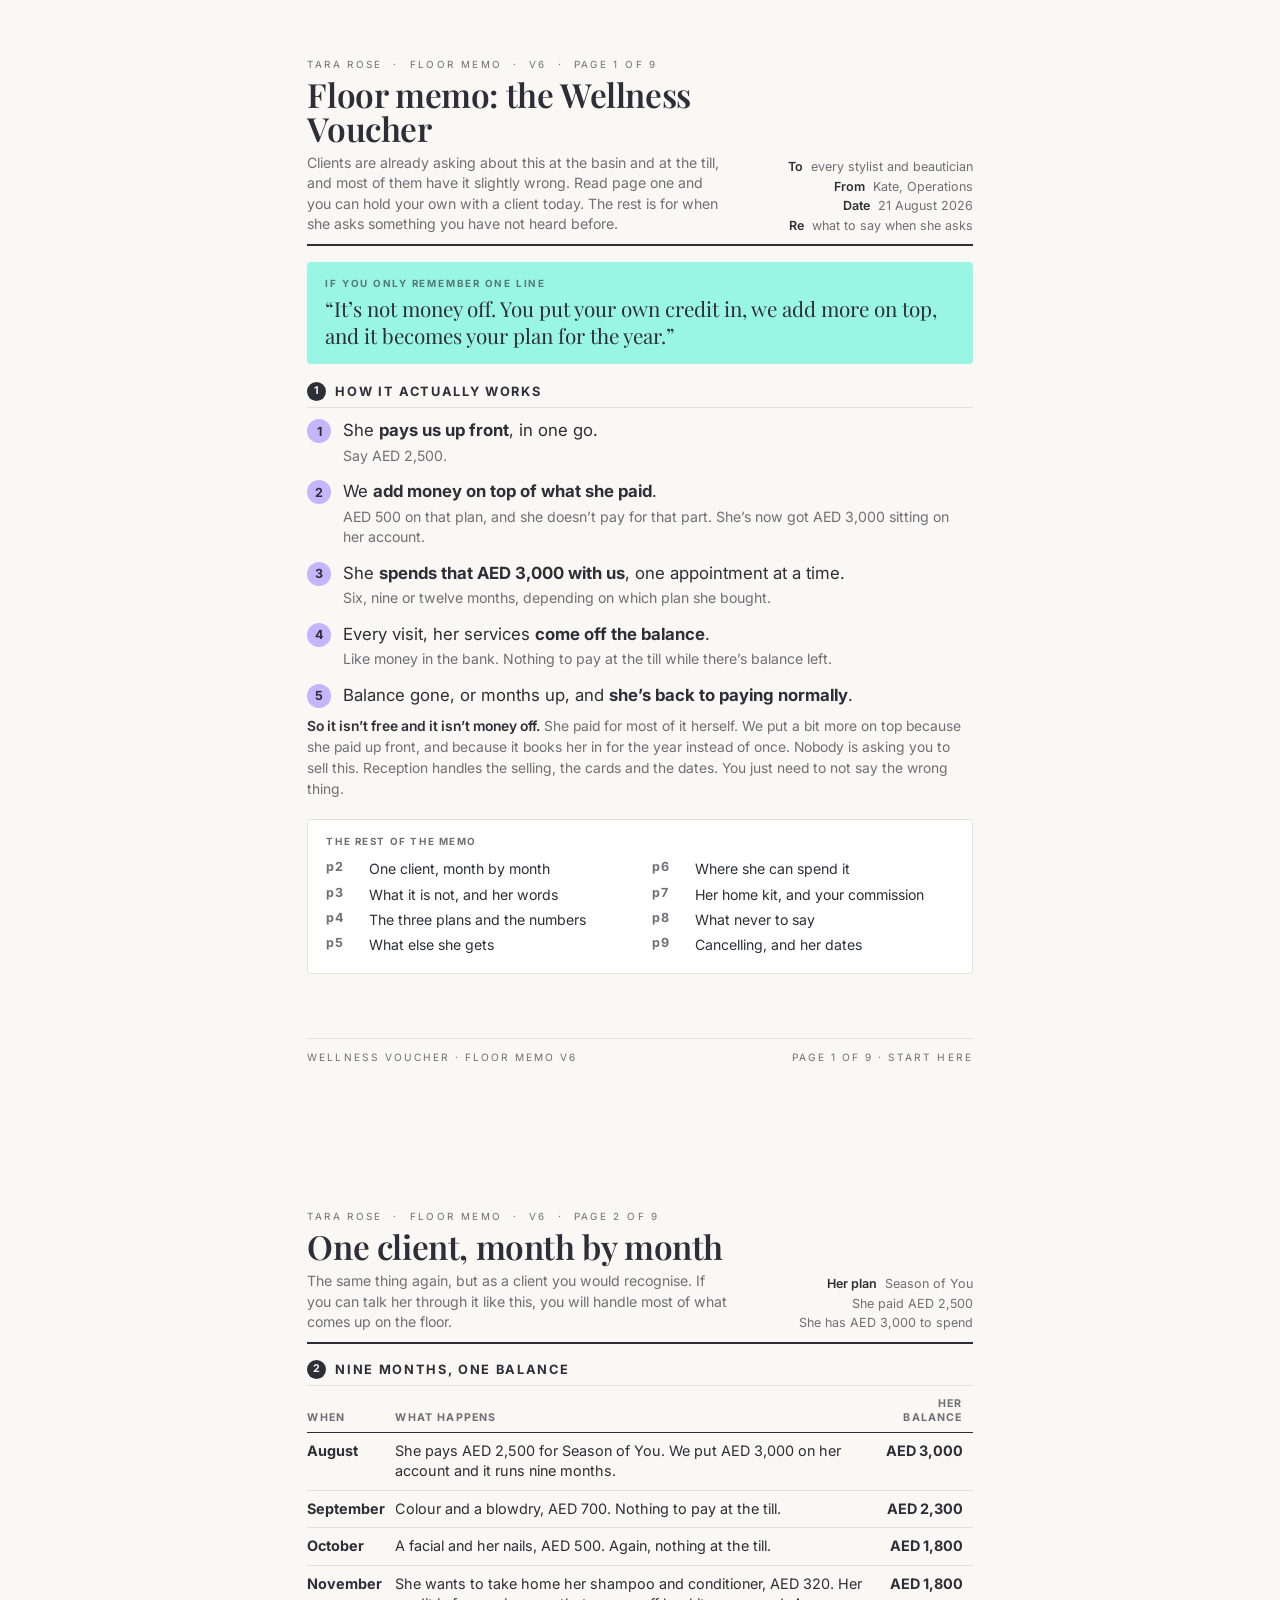
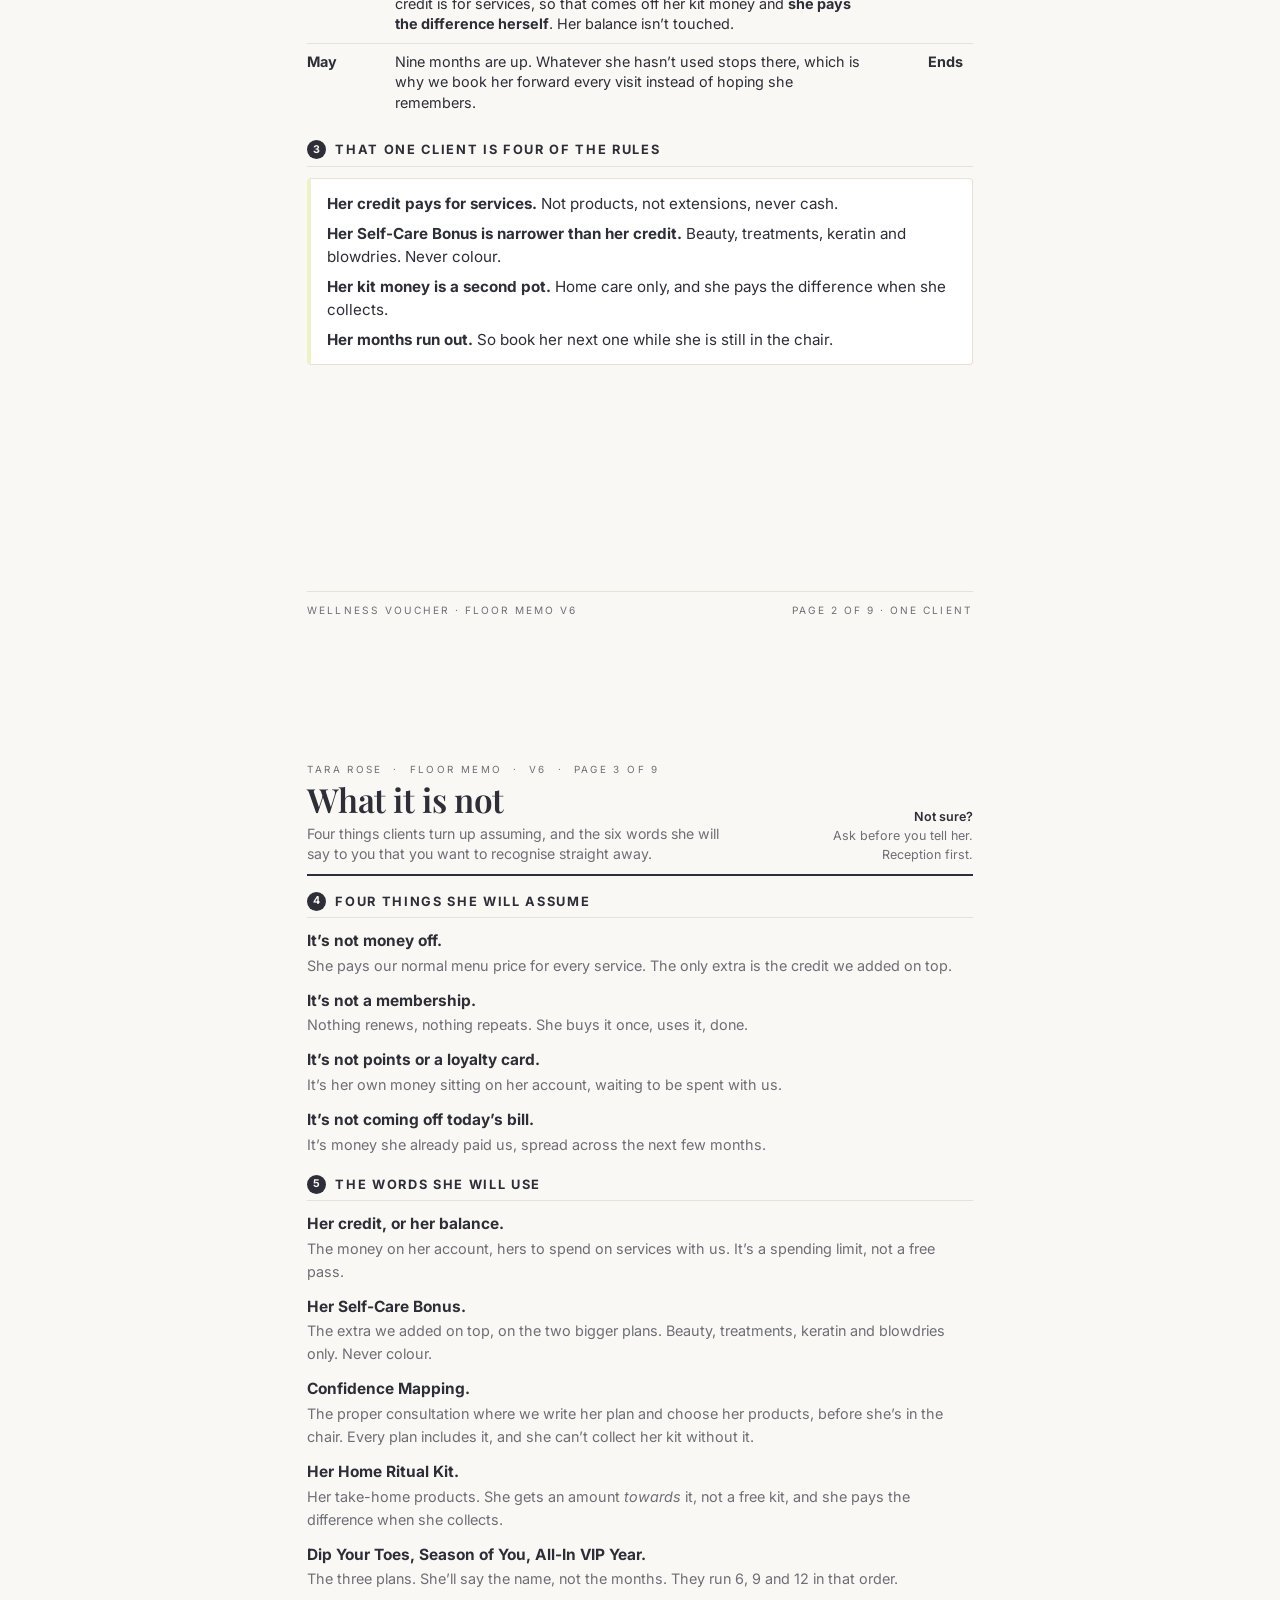
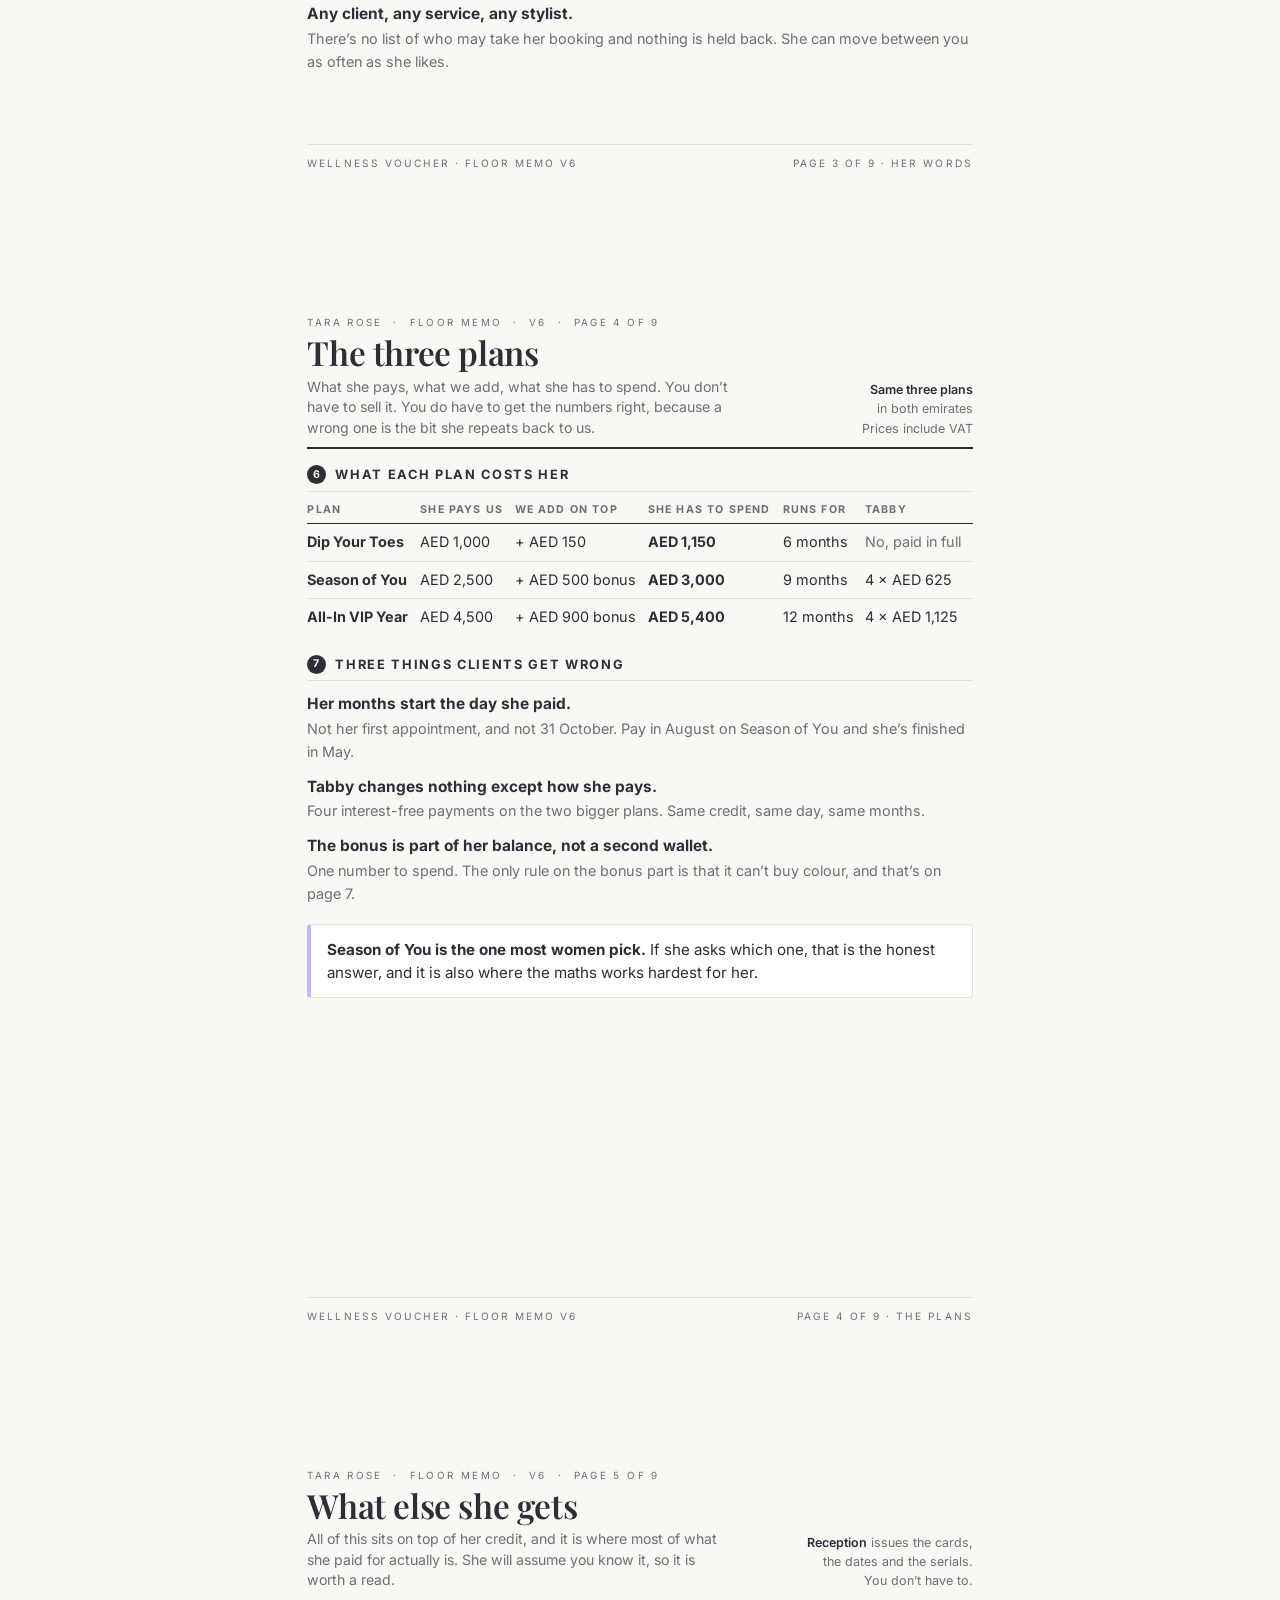
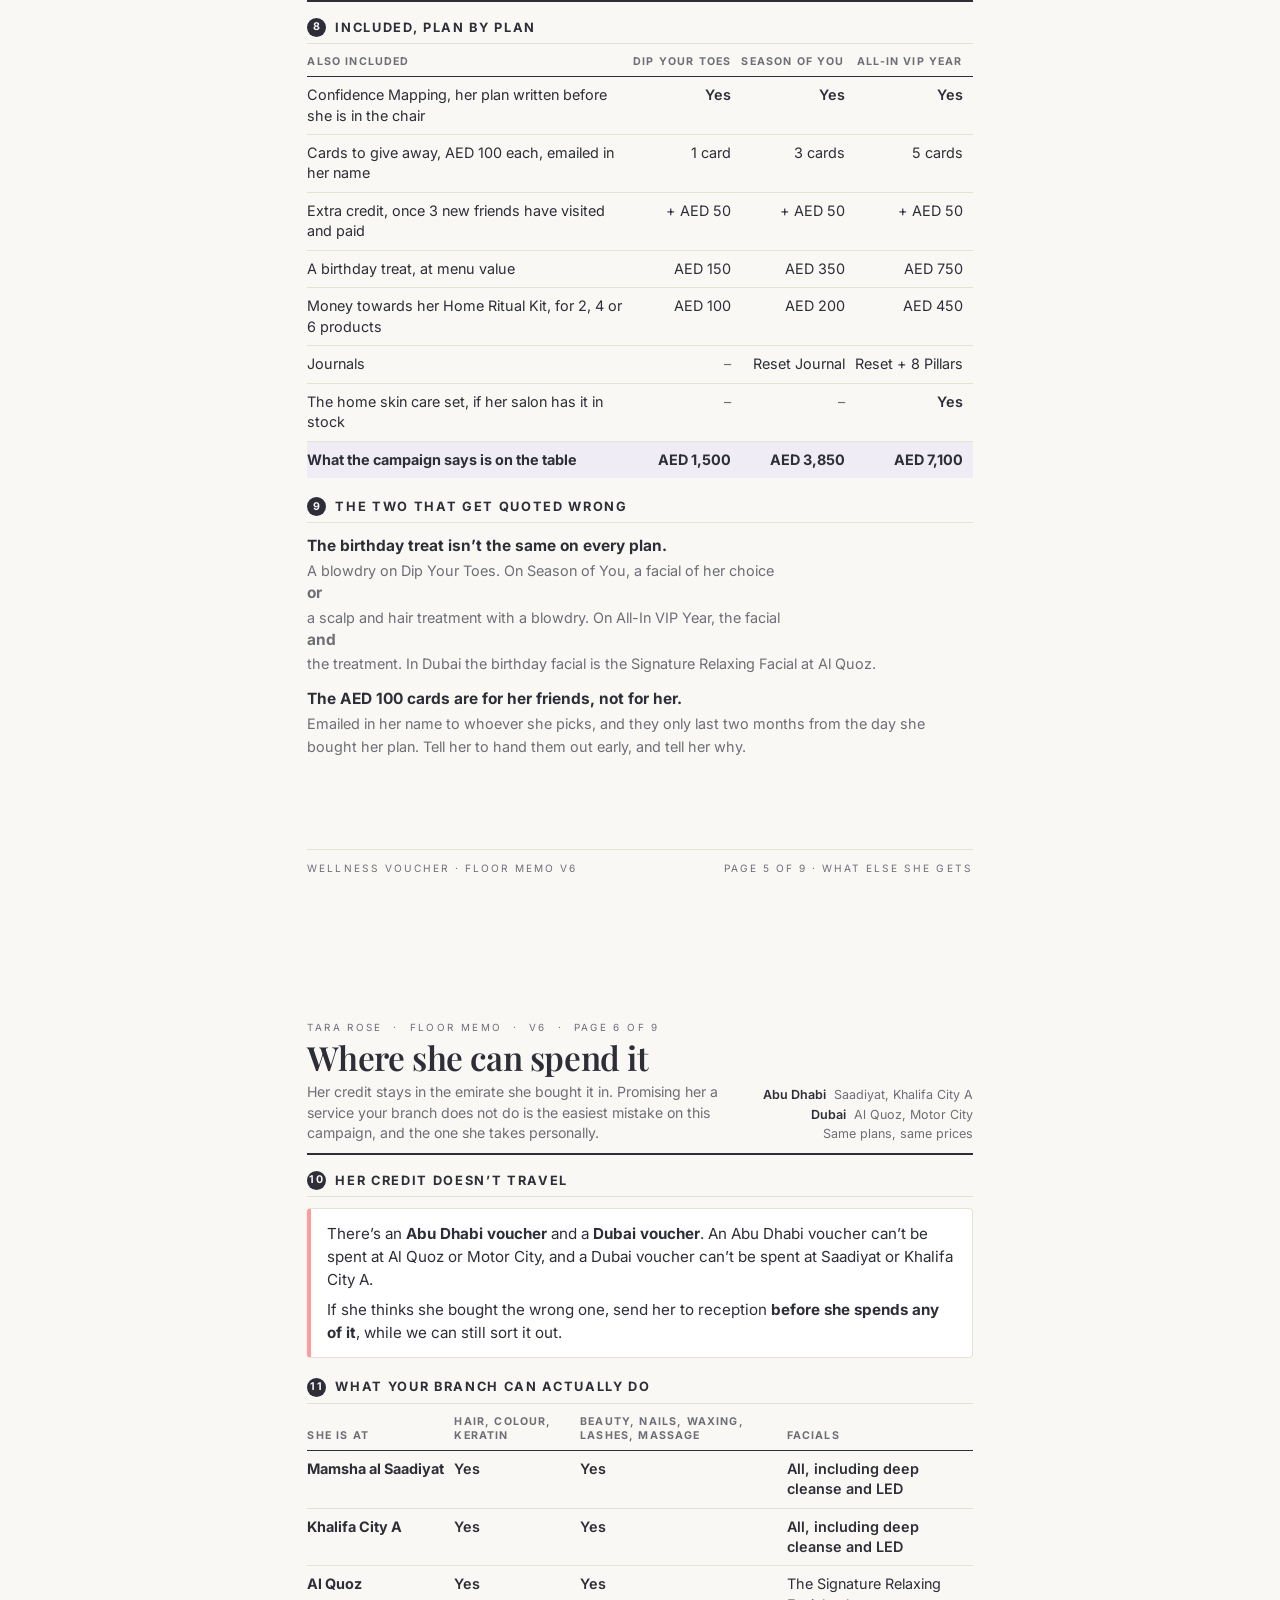
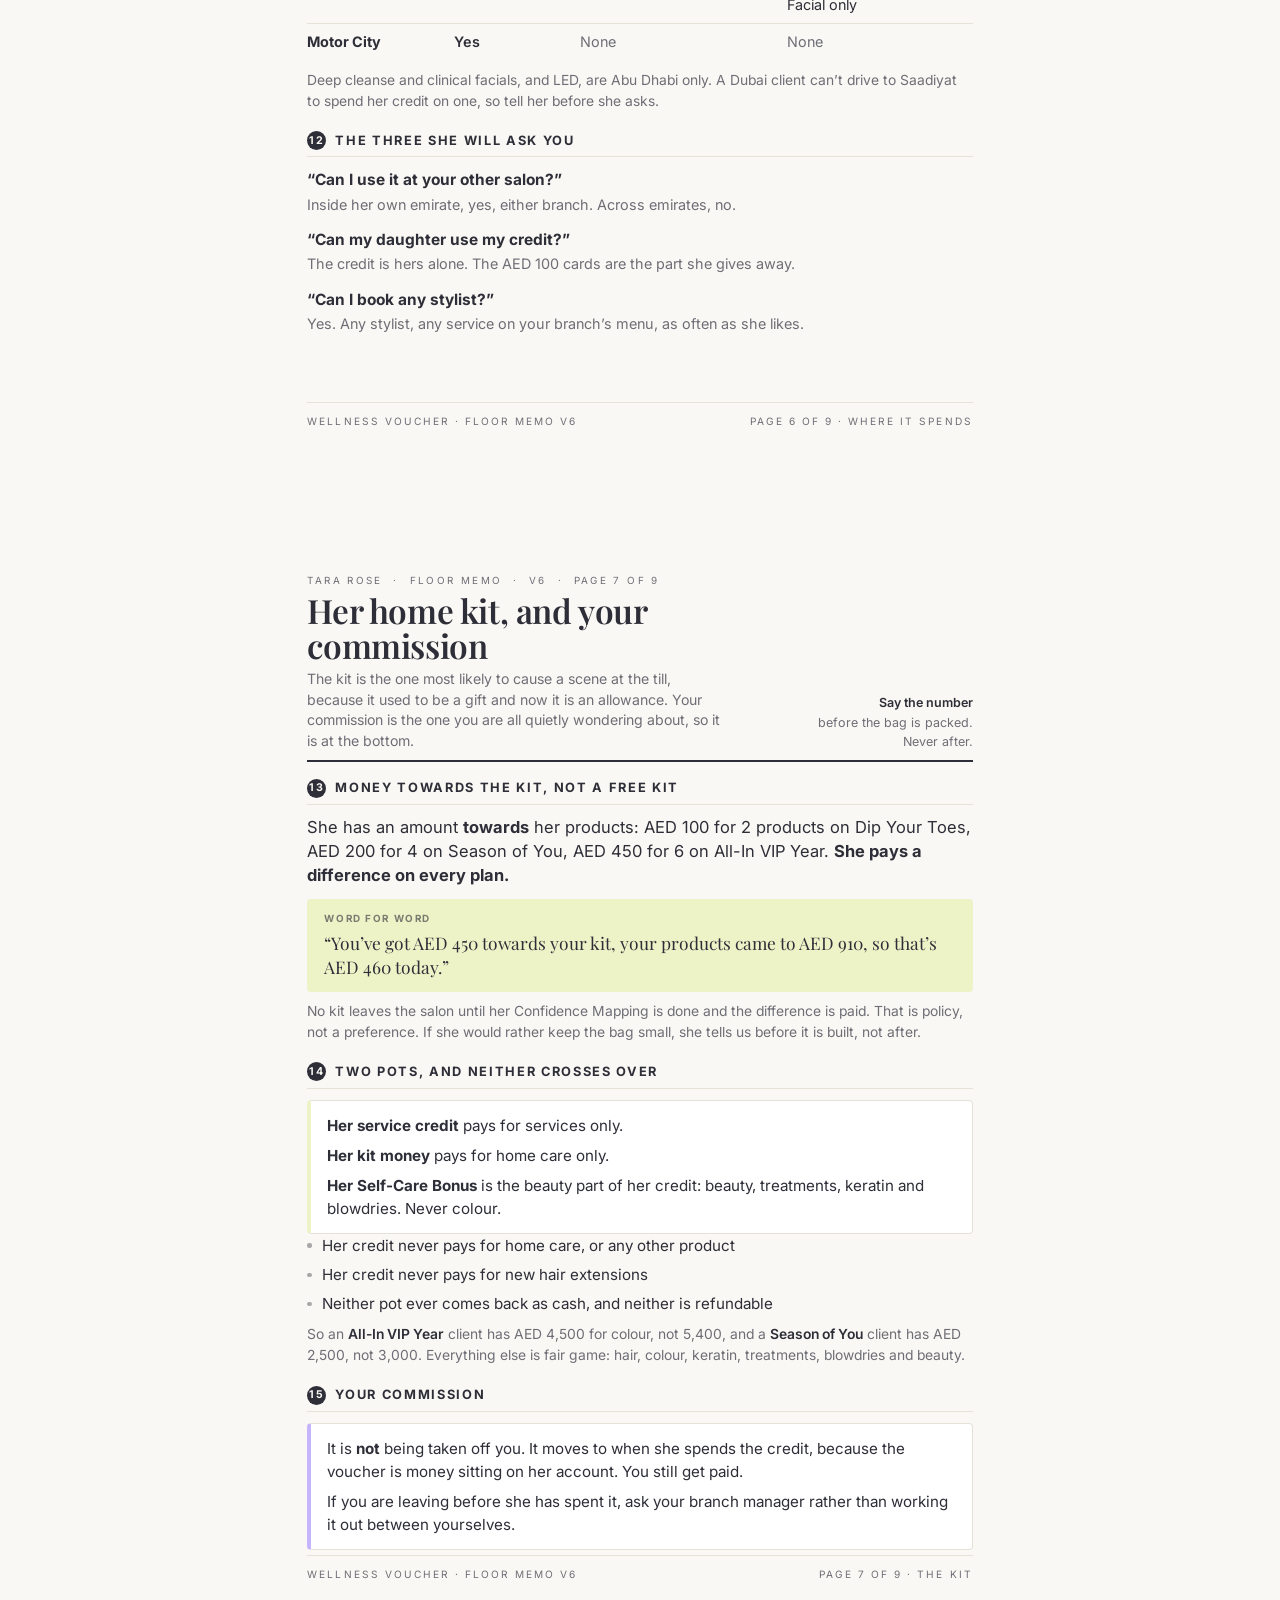
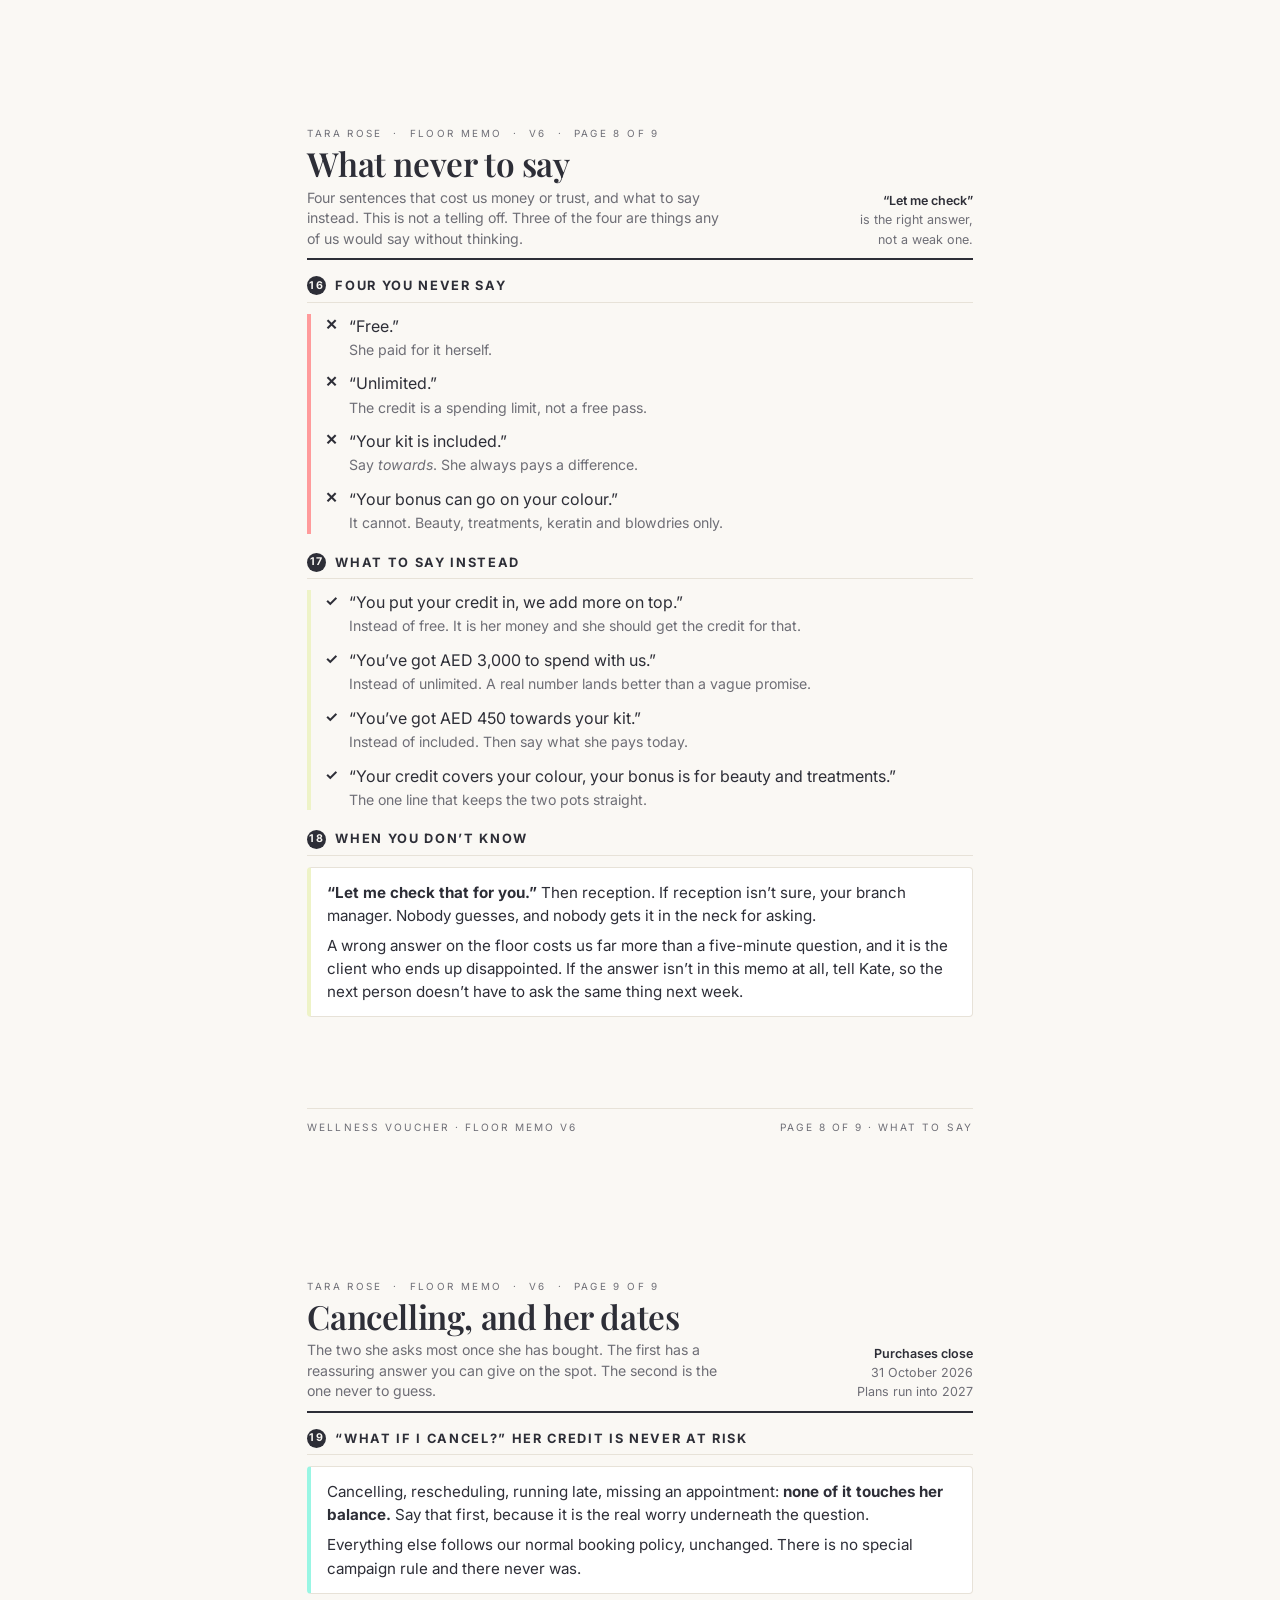
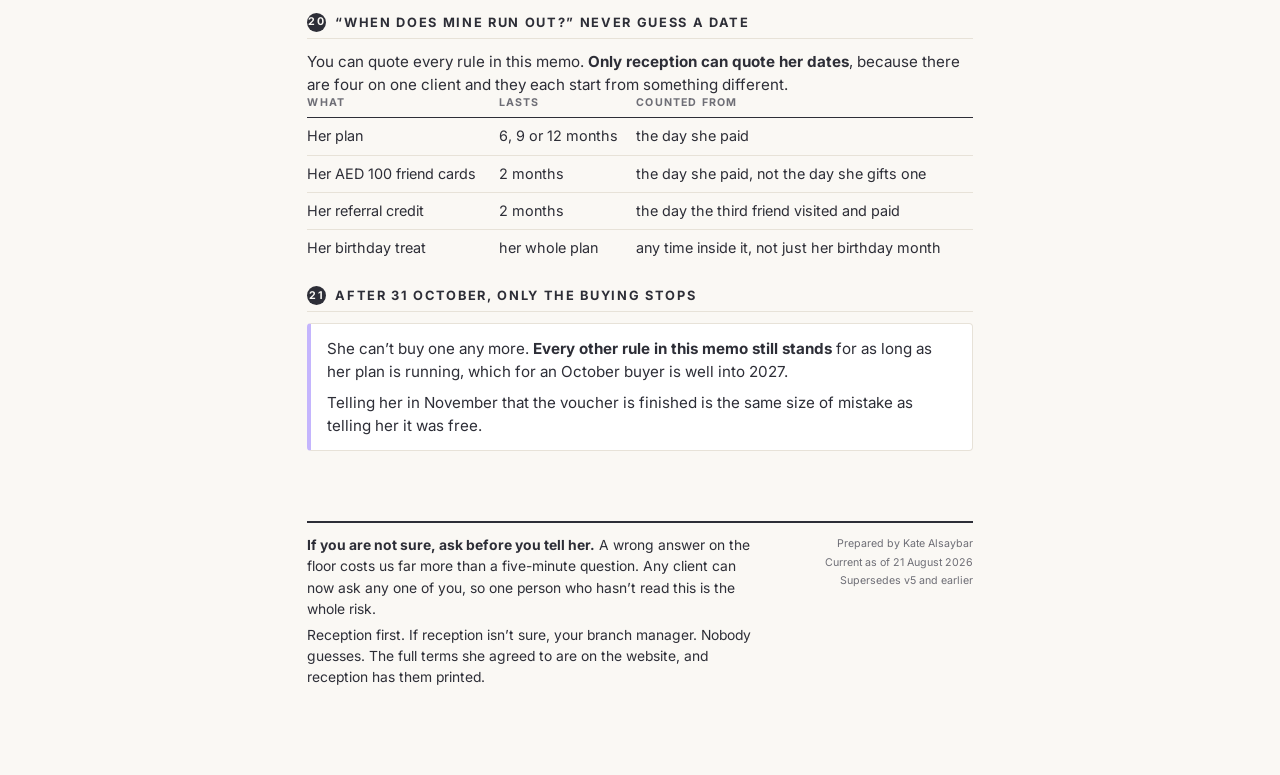
<file: cheat-sheets/wellness-voucher-floor-memo.html>
<!DOCTYPE html>
<html lang="en">
<head>
<meta charset="utf-8">
<title>Wellness Voucher, Floor Memo v6</title>
<link href="https://fonts.googleapis.com/css2?family=Playfair+Display:wght@500;600&family=Inter:wght@400;500;600;700&display=swap" rel="stylesheet">
<style>
  :root{
    --ink:#2D2E37; --muted:#6E6E76; --line:#E7E2D8; --paper:#FAF8F4;
    --teal:#99F6E4; --lime:#EEF3C7; --lilac:#C4B5FD; --coral:#FF9B9B;
  }
  *{box-sizing:border-box;margin:0;padding:0}
  body{font-family:'Inter',-apple-system,Segoe UI,sans-serif;color:var(--ink);background:var(--paper);
       font-size:11.4pt;line-height:1.52;-webkit-font-smoothing:antialiased}
  .sheet{width:210mm;height:297mm;padding:15mm 17mm;margin:0 auto 8mm;background:var(--paper);
         display:flex;flex-direction:column;overflow:hidden}
  .sheet+.sheet{page-break-before:always}

  /* ---------- header ---------- */
  header{border-bottom:2px solid var(--ink);padding-bottom:9px;margin-bottom:16px;
         display:flex;justify-content:space-between;align-items:flex-end;gap:20px}
  .brand{font-size:7.4pt;letter-spacing:.24em;text-transform:uppercase;color:var(--muted);margin-bottom:5px}
  h1{font-family:'Playfair Display',Georgia,serif;font-size:25pt;font-weight:600;line-height:1.04;letter-spacing:-.012em}
  .lede{font-size:10.6pt;color:var(--muted);line-height:1.45;margin-top:7px;max-width:112mm}
  .who{text-align:right;font-size:9.4pt;color:var(--muted);line-height:1.55;white-space:nowrap}
  .who b{color:var(--ink);font-weight:600}

  /* ---------- blocks ---------- */
  .northstar{background:var(--teal);padding:14px 18px;border-radius:4px;margin-bottom:18px}
  .northstar .lbl{font-size:7.4pt;letter-spacing:.18em;text-transform:uppercase;font-weight:700;opacity:.62;margin-bottom:5px}
  .northstar p{font-family:'Playfair Display',Georgia,serif;font-size:15.5pt;line-height:1.3}

  section{break-inside:avoid;margin-bottom:19px}
  section.last{margin-bottom:0}
  h2{font-size:9.6pt;font-weight:700;letter-spacing:.13em;text-transform:uppercase;
     margin-bottom:11px;padding-bottom:6px;border-bottom:1px solid var(--line);
     display:flex;align-items:center;gap:9px}
  h2 .n{display:inline-flex;align-items:center;justify-content:center;width:19px;height:19px;border-radius:50%;
        background:var(--ink);color:var(--paper);font-size:8pt;font-weight:700;flex:0 0 19px}
  h3.sub{font-size:11.4pt;font-weight:700;margin-bottom:4px}
  p+p{margin-top:9px}
  p.note{font-size:10.4pt;color:var(--muted);margin-top:9px}
  p.note b{color:var(--ink);font-weight:600}
  p.lead{font-size:12.4pt;line-height:1.45}

  ul{list-style:none}
  li{position:relative;padding-left:15px;margin-bottom:6px}
  li::before{content:"";position:absolute;left:0;top:.62em;width:4.5px;height:4.5px;border-radius:50%;
             background:var(--ink);opacity:.4}

  /* the five steps */
  .steps li{padding-left:36px;margin-bottom:14px;font-size:12.6pt;line-height:1.4}
  .steps li:last-child{margin-bottom:0}
  .steps li::before{counter-increment:s;content:counter(s);left:0;top:.02em;width:24px;height:24px;
                    border-radius:50%;background:var(--lilac);color:var(--ink);opacity:1;
                    font-size:9.4pt;font-weight:700;display:flex;align-items:center;justify-content:center}
  .steps{counter-reset:s}
  .steps li span{display:block;color:var(--muted);font-size:10.6pt;line-height:1.45;margin-top:3px}

  /* never-say list */
  .never{border-left:4px solid var(--coral);padding-left:14px}
  .never li{padding-left:24px;margin-bottom:11px;font-size:12pt}
  .never li:last-child{margin-bottom:0}
  .never li::before{content:"\2715";position:absolute;left:0;top:0;width:auto;height:auto;background:none;
                    border-radius:0;color:var(--ink);font-size:11pt;font-weight:700;opacity:1;line-height:1.5}
  .never li span{display:block;color:var(--muted);font-size:10.6pt;margin-top:1px}

  /* say-this-instead list */
  .instead{border-left:4px solid var(--lime);padding-left:14px}
  .instead li{padding-left:24px;margin-bottom:11px;font-size:12pt}
  .instead li:last-child{margin-bottom:0}
  .instead li::before{content:"\2713";position:absolute;left:0;top:0;width:auto;height:auto;background:none;
                      border-radius:0;color:var(--ink);font-size:11pt;font-weight:700;opacity:1;line-height:1.5}
  .instead li span{display:block;color:var(--muted);font-size:10.6pt;margin-top:1px}

  .say{background:var(--lime);padding:13px 17px;border-radius:4px;margin-top:11px;
       font-family:'Playfair Display',Georgia,serif;font-size:13pt;line-height:1.4}
  .say .lbl{font-family:'Inter';font-size:7.4pt;letter-spacing:.16em;text-transform:uppercase;font-weight:700;
            opacity:.6;display:block;margin-bottom:5px}

  .box{background:#fff;border:1px solid var(--line);padding:13px 16px;border-radius:4px;font-size:11.4pt}
  .box.teal{border-left:4px solid var(--teal)}
  .box.coral{border-left:4px solid var(--coral)}
  .box.lilac{border-left:4px solid var(--lilac)}
  .box.lime{border-left:4px solid var(--lime)}
  .box+p{margin-top:9px}
  .box p+p{margin-top:7px}

  /* contents */
  .contents{background:#fff;border:1px solid var(--line);border-radius:4px;padding:14px 18px}
  .contents .lbl{font-size:7.4pt;letter-spacing:.16em;text-transform:uppercase;font-weight:700;
                 color:var(--muted);margin-bottom:9px}
  .contents ol{list-style:none;column-count:2;column-gap:24px;font-size:10.6pt;line-height:1.5}
  .contents li{padding-left:0;margin-bottom:4px;display:flex;gap:9px}
  .contents li::before{display:none}
  .contents li b{font-weight:700;color:var(--muted);flex:0 0 34px;font-size:9.4pt;letter-spacing:.04em}

  /* tables */
  table{width:100%;border-collapse:collapse;font-size:10.8pt}
  .tbl th{text-align:left;font-weight:700;font-size:8pt;letter-spacing:.11em;text-transform:uppercase;
          color:var(--muted);padding:0 10px 7px 0;border-bottom:1.5px solid var(--ink);vertical-align:bottom;
          line-height:1.3}
  .tbl td{padding:8px 10px 8px 0;border-bottom:1px solid var(--line);vertical-align:top;line-height:1.42}
  .tbl tr:last-child td{border-bottom:none}
  .tbl .plan{font-weight:700;white-space:nowrap}
  .tbl .num{white-space:nowrap}
  .tbl td.tot,.tbl th.tot{text-align:right;white-space:nowrap}
  .tbl tr.total td{border-top:1.5px solid var(--ink);border-bottom:none;font-weight:700;
                   background:rgba(196,181,253,.18)}
  .tbl.story td:last-child{font-weight:700;text-align:right;white-space:nowrap}
  .tbl.story th:last-child{text-align:right}
  .tbl.story .when{white-space:nowrap;font-weight:700}
  .yes{font-weight:600}
  .no{color:var(--muted)}

  /* glossary */
  .gloss div{margin-bottom:12px}
  .gloss div:last-child{margin-bottom:0}
  .gloss b{display:block;font-weight:700;font-size:11.6pt;margin-bottom:1px}
  .gloss span{color:var(--muted);font-size:10.8pt;line-height:1.46}

  /* terms */
  .terms{column-count:2;column-gap:20px}
  .terms .t{margin-bottom:13px;break-inside:avoid}
  .terms .t:last-child{margin-bottom:0}
  .terms .t h3{font-size:10.9pt;font-weight:700;margin-bottom:2px;display:flex;gap:8px;align-items:baseline}
  .terms .t h3 .tn{color:var(--muted);font-size:9.6pt;flex:0 0 17px}
  .terms .t p{font-size:10.4pt;line-height:1.46;padding-left:0}

  footer{margin-top:auto;padding-top:12px;border-top:2px solid var(--ink);
         display:flex;justify-content:space-between;align-items:flex-start;gap:20px}
  footer p{font-size:10.4pt;max-width:118mm}
  footer p+p{margin-top:5px}
  footer .meta{font-size:8pt;color:var(--muted);text-align:right;line-height:1.7;white-space:nowrap}
  .pagetag{font-size:7.6pt;letter-spacing:.2em;text-transform:uppercase;color:var(--muted);
           margin-top:auto;padding-top:11px;border-top:1px solid var(--line);
           display:flex;justify-content:space-between;gap:16px}
  @page{size:A4;margin:0}
  @media print{body{background:#fff}.sheet{margin:0}}
</style>
</head>
<body>

<!-- ============== PAGE 1 ============== -->
<div class="sheet">

  <header>
    <div>
      <div class="brand">Tara Rose &nbsp;·&nbsp; Floor Memo &nbsp;·&nbsp; v6 &nbsp;·&nbsp; page 1 of 9</div>
      <h1>Floor memo: the Wellness Voucher</h1>
      <div class="lede">Clients are already asking about this at the basin and at the till, and most of them have it slightly wrong. Read page one and you can hold your own with a client today. The rest is for when she asks something you have not heard before.</div>
    </div>
    <div class="who">
      <b>To</b> &nbsp;every stylist and beautician<br>
      <b>From</b> &nbsp;Kate, Operations<br>
      <b>Date</b> &nbsp;21 August 2026<br>
      <b>Re</b> &nbsp;what to say when she asks
    </div>
  </header>

  <div class="northstar">
    <div class="lbl">If you only remember one line</div>
    <p>“It’s not money off. You put your own credit in, we add more on top, and it becomes your plan for the year.”</p>
  </div>

  <section>
    <h2><span class="n">1</span> How it actually works</h2>
    <ul class="steps">
      <li>She <b>pays us up front</b>, in one go.
        <span>Say AED 2,500.</span></li>
      <li>We <b>add money on top of what she paid</b>.
        <span>AED 500 on that plan, and she doesn’t pay for that part. She’s now got AED 3,000 sitting on her account.</span></li>
      <li>She <b>spends that AED 3,000 with us</b>, one appointment at a time.
        <span>Six, nine or twelve months, depending on which plan she bought.</span></li>
      <li>Every visit, her services <b>come off the balance</b>.
        <span>Like money in the bank. Nothing to pay at the till while there’s balance left.</span></li>
      <li>Balance gone, or months up, and <b>she’s back to paying normally</b>.</li>
    </ul>
    <p class="note"><b>So it isn’t free and it isn’t money off.</b> She paid for most of it herself. We put a bit more on top because she paid up front, and because it books her in for the year instead of once. Nobody is asking you to sell this. Reception handles the selling, the cards and the dates. You just need to not say the wrong thing.</p>
  </section>

  <section class="last">
    <div class="contents">
      <div class="lbl">The rest of the memo</div>
      <ol>
        <li><b>p2</b> One client, month by month</li>
        <li><b>p3</b> What it is not, and her words</li>
        <li><b>p4</b> The three plans and the numbers</li>
        <li><b>p5</b> What else she gets</li>
        <li><b>p6</b> Where she can spend it</li>
        <li><b>p7</b> Her home kit, and your commission</li>
        <li><b>p8</b> What never to say</li>
        <li><b>p9</b> Cancelling, and her dates</li>
      </ol>
    </div>
  </section>

  <div class="pagetag">
    <span>Wellness Voucher · Floor Memo v6</span>
    <span>Page 1 of 9 · start here</span>
  </div>

</div>

<!-- ============== PAGE 2 ============== -->
<div class="sheet">

  <header>
    <div>
      <div class="brand">Tara Rose &nbsp;·&nbsp; Floor Memo &nbsp;·&nbsp; v6 &nbsp;·&nbsp; page 2 of 9</div>
      <h1>One client, month by month</h1>
      <div class="lede">The same thing again, but as a client you would recognise. If you can talk her through it like this, you will handle most of what comes up on the floor.</div>
    </div>
    <div class="who">
      <b>Her plan</b> &nbsp;Season of You<br>
      She paid AED 2,500<br>
      She has AED 3,000 to spend
    </div>
  </header>

  <section>
    <h2><span class="n">2</span> Nine months, one balance</h2>
    <table class="tbl story">
      <tr><th>When</th><th>What happens</th><th>Her balance</th></tr>
      <tr>
        <td class="when">August</td>
        <td>She pays AED 2,500 for Season of You. We put AED 3,000 on her account and it runs nine months.</td>
        <td>AED 3,000</td>
      </tr>
      <tr>
        <td class="when">September</td>
        <td>Colour and a blowdry, AED 700. Nothing to pay at the till.</td>
        <td>AED 2,300</td>
      </tr>
      <tr>
        <td class="when">October</td>
        <td>A facial and her nails, AED 500. Again, nothing at the till.</td>
        <td>AED 1,800</td>
      </tr>
      <tr>
        <td class="when">November</td>
        <td>She wants to take home her shampoo and conditioner, AED 320. Her credit is for services, so that comes off her kit money and <b>she pays the difference herself</b>. Her balance isn’t touched.</td>
        <td>AED 1,800</td>
      </tr>
      <tr>
        <td class="when">May</td>
        <td>Nine months are up. Whatever she hasn’t used stops there, which is why we book her forward every visit instead of hoping she remembers.</td>
        <td>Ends</td>
      </tr>
    </table>
  </section>

  <section class="last">
    <h2><span class="n">3</span> That one client is four of the rules</h2>
    <div class="box lime">
      <p><b>Her credit pays for services.</b> Not products, not extensions, never cash.</p>
      <p><b>Her Self-Care Bonus is narrower than her credit.</b> Beauty, treatments, keratin and blowdries. Never colour.</p>
      <p><b>Her kit money is a second pot.</b> Home care only, and she pays the difference when she collects.</p>
      <p><b>Her months run out.</b> So book her next one while she is still in the chair.</p>
    </div>
  </section>

  <div class="pagetag">
    <span>Wellness Voucher · Floor Memo v6</span>
    <span>Page 2 of 9 · one client</span>
  </div>

</div>

<!-- ============== PAGE 3 ============== -->
<div class="sheet">

  <header>
    <div>
      <div class="brand">Tara Rose &nbsp;·&nbsp; Floor Memo &nbsp;·&nbsp; v6 &nbsp;·&nbsp; page 3 of 9</div>
      <h1>What it is not</h1>
      <div class="lede">Four things clients turn up assuming, and the six words she will say to you that you want to recognise straight away.</div>
    </div>
    <div class="who">
      <b>Not sure?</b><br>
      Ask before you tell her.<br>
      Reception first.
    </div>
  </header>

  <section>
    <h2><span class="n">4</span> Four things she will assume</h2>
    <div class="gloss">
      <div><b>It’s not money off.</b> <span>She pays our normal menu price for every service. The only extra is the credit we added on top.</span></div>
      <div><b>It’s not a membership.</b> <span>Nothing renews, nothing repeats. She buys it once, uses it, done.</span></div>
      <div><b>It’s not points or a loyalty card.</b> <span>It’s her own money sitting on her account, waiting to be spent with us.</span></div>
      <div><b>It’s not coming off today’s bill.</b> <span>It’s money she already paid us, spread across the next few months.</span></div>
    </div>
  </section>

  <section class="last">
    <h2><span class="n">5</span> The words she will use</h2>
    <div class="gloss">
      <div><b>Her credit, or her balance.</b> <span>The money on her account, hers to spend on services with us. It’s a spending limit, not a free pass.</span></div>
      <div><b>Her Self-Care Bonus.</b> <span>The extra we added on top, on the two bigger plans. Beauty, treatments, keratin and blowdries only. Never colour.</span></div>
      <div><b>Confidence Mapping.</b> <span>The proper consultation where we write her plan and choose her products, before she’s in the chair. Every plan includes it, and she can’t collect her kit without it.</span></div>
      <div><b>Her Home Ritual Kit.</b> <span>Her take-home products. She gets an amount <i>towards</i> it, not a free kit, and she pays the difference when she collects.</span></div>
      <div><b>Dip Your Toes, Season of You, All-In VIP Year.</b> <span>The three plans. She’ll say the name, not the months. They run 6, 9 and 12 in that order.</span></div>
      <div><b>Any client, any service, any stylist.</b> <span>There’s no list of who may take her booking and nothing is held back. She can move between you as often as she likes.</span></div>
    </div>
  </section>

  <div class="pagetag">
    <span>Wellness Voucher · Floor Memo v6</span>
    <span>Page 3 of 9 · her words</span>
  </div>

</div>

<!-- ============== PAGE 4 ============== -->
<div class="sheet">

  <header>
    <div>
      <div class="brand">Tara Rose &nbsp;·&nbsp; Floor Memo &nbsp;·&nbsp; v6 &nbsp;·&nbsp; page 4 of 9</div>
      <h1>The three plans</h1>
      <div class="lede">What she pays, what we add, what she has to spend. You don’t have to sell it. You do have to get the numbers right, because a wrong one is the bit she repeats back to us.</div>
    </div>
    <div class="who">
      <b>Same three plans</b><br>
      in both emirates<br>
      Prices include VAT
    </div>
  </header>

  <section>
    <h2><span class="n">6</span> What each plan costs her</h2>
    <table class="tbl">
      <tr>
        <th>Plan</th><th>She pays us</th><th>We add on top</th>
        <th>She has to spend</th><th>Runs for</th><th>Tabby</th>
      </tr>
      <tr>
        <td class="plan">Dip Your Toes</td><td class="num">AED 1,000</td><td class="num">+ AED 150</td>
        <td class="num"><b>AED 1,150</b></td><td class="num">6 months</td><td class="no">No, paid in full</td>
      </tr>
      <tr>
        <td class="plan">Season of You</td><td class="num">AED 2,500</td><td class="num">+ AED 500 bonus</td>
        <td class="num"><b>AED 3,000</b></td><td class="num">9 months</td><td class="num">4 × AED 625</td>
      </tr>
      <tr>
        <td class="plan">All-In VIP Year</td><td class="num">AED 4,500</td><td class="num">+ AED 900 bonus</td>
        <td class="num"><b>AED 5,400</b></td><td class="num">12 months</td><td class="num">4 × AED 1,125</td>
      </tr>
    </table>
  </section>

  <section>
    <h2><span class="n">7</span> Three things clients get wrong</h2>
    <div class="gloss">
      <div><b>Her months start the day she paid.</b> <span>Not her first appointment, and not 31 October. Pay in August on Season of You and she’s finished in May.</span></div>
      <div><b>Tabby changes nothing except how she pays.</b> <span>Four interest-free payments on the two bigger plans. Same credit, same day, same months.</span></div>
      <div><b>The bonus is part of her balance, not a second wallet.</b> <span>One number to spend. The only rule on the bonus part is that it can’t buy colour, and that’s on page 7.</span></div>
    </div>
  </section>

  <section class="last">
    <div class="box lilac">
      <b>Season of You is the one most women pick.</b> If she asks which one, that is the honest answer, and it is also where the maths works hardest for her.
    </div>
  </section>

  <div class="pagetag">
    <span>Wellness Voucher · Floor Memo v6</span>
    <span>Page 4 of 9 · the plans</span>
  </div>

</div>

<!-- ============== PAGE 5 ============== -->
<div class="sheet">

  <header>
    <div>
      <div class="brand">Tara Rose &nbsp;·&nbsp; Floor Memo &nbsp;·&nbsp; v6 &nbsp;·&nbsp; page 5 of 9</div>
      <h1>What else she gets</h1>
      <div class="lede">All of this sits on top of her credit, and it is where most of what she paid for actually is. She will assume you know it, so it is worth a read.</div>
    </div>
    <div class="who">
      <b>Reception</b> issues the cards,<br>
      the dates and the serials.<br>
      You don’t have to.
    </div>
  </header>

  <section>
    <h2><span class="n">8</span> Included, plan by plan</h2>
    <table class="tbl">
      <tr>
        <th>Also included</th><th class="tot">Dip Your Toes</th>
        <th class="tot">Season of You</th><th class="tot">All-In VIP Year</th>
      </tr>
      <tr><td>Confidence Mapping, her plan written before she is in the chair</td>
        <td class="tot yes">Yes</td><td class="tot yes">Yes</td><td class="tot yes">Yes</td></tr>
      <tr><td>Cards to give away, AED 100 each, emailed in her name</td>
        <td class="tot">1 card</td><td class="tot">3 cards</td><td class="tot">5 cards</td></tr>
      <tr><td>Extra credit, once 3 new friends have visited and paid</td>
        <td class="tot">+ AED 50</td><td class="tot">+ AED 50</td><td class="tot">+ AED 50</td></tr>
      <tr><td>A birthday treat, at menu value</td>
        <td class="tot">AED 150</td><td class="tot">AED 350</td><td class="tot">AED 750</td></tr>
      <tr><td>Money towards her Home Ritual Kit, for 2, 4 or 6 products</td>
        <td class="tot">AED 100</td><td class="tot">AED 200</td><td class="tot">AED 450</td></tr>
      <tr><td>Journals</td>
        <td class="tot no">–</td><td class="tot">Reset Journal</td><td class="tot">Reset + 8 Pillars</td></tr>
      <tr><td>The home skin care set, if her salon has it in stock</td>
        <td class="tot no">–</td><td class="tot no">–</td><td class="tot yes">Yes</td></tr>
      <tr class="total"><td>What the campaign says is on the table</td>
        <td class="tot">AED 1,500</td><td class="tot">AED 3,850</td><td class="tot">AED 7,100</td></tr>
    </table>
  </section>

  <section class="last">
    <h2><span class="n">9</span> The two that get quoted wrong</h2>
    <div class="gloss">
      <div><b>The birthday treat isn’t the same on every plan.</b> <span>A blowdry on Dip Your Toes. On Season of You, a facial of her choice <b>or</b> a scalp and hair treatment with a blowdry. On All-In VIP Year, the facial <b>and</b> the treatment. In Dubai the birthday facial is the Signature Relaxing Facial at Al Quoz.</span></div>
      <div><b>The AED 100 cards are for her friends, not for her.</b> <span>Emailed in her name to whoever she picks, and they only last two months from the day she bought her plan. Tell her to hand them out early, and tell her why.</span></div>
    </div>
  </section>

  <div class="pagetag">
    <span>Wellness Voucher · Floor Memo v6</span>
    <span>Page 5 of 9 · what else she gets</span>
  </div>

</div>

<!-- ============== PAGE 6 ============== -->
<div class="sheet">

  <header>
    <div>
      <div class="brand">Tara Rose &nbsp;·&nbsp; Floor Memo &nbsp;·&nbsp; v6 &nbsp;·&nbsp; page 6 of 9</div>
      <h1>Where she can spend it</h1>
      <div class="lede">Her credit stays in the emirate she bought it in. Promising her a service your branch does not do is the easiest mistake on this campaign, and the one she takes personally.</div>
    </div>
    <div class="who">
      <b>Abu Dhabi</b> &nbsp;Saadiyat, Khalifa City A<br>
      <b>Dubai</b> &nbsp;Al Quoz, Motor City<br>
      Same plans, same prices
    </div>
  </header>

  <section>
    <h2><span class="n">10</span> Her credit doesn’t travel</h2>
    <div class="box coral">
      <p>There’s an <b>Abu Dhabi voucher</b> and a <b>Dubai voucher</b>. An Abu Dhabi voucher can’t be spent at Al Quoz or Motor City, and a Dubai voucher can’t be spent at Saadiyat or Khalifa City A.</p>
      <p>If she thinks she bought the wrong one, send her to reception <b>before she spends any of it</b>, while we can still sort it out.</p>
    </div>
  </section>

  <section>
    <h2><span class="n">11</span> What your branch can actually do</h2>
    <table class="tbl">
      <tr>
        <th>She is at</th><th>Hair, colour, keratin</th>
        <th>Beauty, nails, waxing, lashes, massage</th><th>Facials</th>
      </tr>
      <tr><td class="plan">Mamsha al Saadiyat</td><td class="yes">Yes</td><td class="yes">Yes</td>
        <td class="yes">All, including deep cleanse and LED</td></tr>
      <tr><td class="plan">Khalifa City A</td><td class="yes">Yes</td><td class="yes">Yes</td>
        <td class="yes">All, including deep cleanse and LED</td></tr>
      <tr><td class="plan">Al Quoz</td><td class="yes">Yes</td><td class="yes">Yes</td>
        <td>The Signature Relaxing Facial only</td></tr>
      <tr><td class="plan">Motor City</td><td class="yes">Yes</td><td class="no">None</td><td class="no">None</td></tr>
    </table>
    <p class="note">Deep cleanse and clinical facials, and LED, are Abu Dhabi only. A Dubai client can’t drive to Saadiyat to spend her credit on one, so tell her before she asks.</p>
  </section>

  <section class="last">
    <h2><span class="n">12</span> The three she will ask you</h2>
    <div class="gloss">
      <div><b>“Can I use it at your other salon?”</b> <span>Inside her own emirate, yes, either branch. Across emirates, no.</span></div>
      <div><b>“Can my daughter use my credit?”</b> <span>The credit is hers alone. The AED 100 cards are the part she gives away.</span></div>
      <div><b>“Can I book any stylist?”</b> <span>Yes. Any stylist, any service on your branch’s menu, as often as she likes.</span></div>
    </div>
  </section>

  <div class="pagetag">
    <span>Wellness Voucher · Floor Memo v6</span>
    <span>Page 6 of 9 · where it spends</span>
  </div>

</div>

<!-- ============== PAGE 8 ============== -->
<div class="sheet">

  <header>
    <div>
      <div class="brand">Tara Rose &nbsp;·&nbsp; Floor Memo &nbsp;·&nbsp; v6 &nbsp;·&nbsp; page 7 of 9</div>
      <h1>Her home kit, and your commission</h1>
      <div class="lede">The kit is the one most likely to cause a scene at the till, because it used to be a gift and now it is an allowance. Your commission is the one you are all quietly wondering about, so it is at the bottom.</div>
    </div>
    <div class="who">
      <b>Say the number</b><br>
      before the bag is packed.<br>
      Never after.
    </div>
  </header>

  <section>
    <h2><span class="n">13</span> Money towards the kit, not a free kit</h2>
    <p class="lead">She has an amount <b>towards</b> her products: AED 100 for 2 products on Dip Your Toes, AED 200 for 4 on Season of You, AED 450 for 6 on All-In VIP Year. <b>She pays a difference on every plan.</b></p>
    <div class="say">
      <span class="lbl">Word for word</span>
      “You’ve got AED 450 towards your kit, your products came to AED 910, so that’s AED 460 today.”
    </div>
    <p class="note">No kit leaves the salon until her Confidence Mapping is done and the difference is paid. That is policy, not a preference. If she would rather keep the bag small, she tells us before it is built, not after.</p>
  </section>

  <section>
    <h2><span class="n">14</span> Two pots, and neither crosses over</h2>
    <div class="box lime">
      <p><b>Her service credit</b> pays for services only.</p>
      <p><b>Her kit money</b> pays for home care only.</p>
      <p><b>Her Self-Care Bonus</b> is the beauty part of her credit: beauty, treatments, keratin and blowdries. Never colour.</p>
    </div>
    <ul>
      <li>Her credit never pays for home care, or any other product</li>
      <li>Her credit never pays for new hair extensions</li>
      <li>Neither pot ever comes back as cash, and neither is refundable</li>
    </ul>
    <p class="note">So an <b>All-In VIP Year</b> client has AED 4,500 for colour, not 5,400, and a <b>Season of You</b> client has AED 2,500, not 3,000. Everything else is fair game: hair, colour, keratin, treatments, blowdries and beauty.</p>
  </section>

  <section class="last">
    <h2><span class="n">15</span> Your commission</h2>
    <div class="box lilac">
      <p>It is <b>not</b> being taken off you. It moves to when she spends the credit, because the voucher is money sitting on her account. You still get paid.</p>
      <p>If you are leaving before she has spent it, ask your branch manager rather than working it out between yourselves.</p>
    </div>
  </section>

  <div class="pagetag">
    <span>Wellness Voucher · Floor Memo v6</span>
    <span>Page 7 of 9 · the kit</span>
  </div>

</div>

<!-- ============== PAGE 9 ============== -->
<div class="sheet">

  <header>
    <div>
      <div class="brand">Tara Rose &nbsp;·&nbsp; Floor Memo &nbsp;·&nbsp; v6 &nbsp;·&nbsp; page 8 of 9</div>
      <h1>What never to say</h1>
      <div class="lede">Four sentences that cost us money or trust, and what to say instead. This is not a telling off. Three of the four are things any of us would say without thinking.</div>
    </div>
    <div class="who">
      <b>“Let me check”</b><br>
      is the right answer,<br>
      not a weak one.
    </div>
  </header>

  <section>
    <h2><span class="n">16</span> Four you never say</h2>
    <ul class="never">
      <li>“Free.”<span>She paid for it herself.</span></li>
      <li>“Unlimited.”<span>The credit is a spending limit, not a free pass.</span></li>
      <li>“Your kit is included.”<span>Say <i>towards</i>. She always pays a difference.</span></li>
      <li>“Your bonus can go on your colour.”<span>It cannot. Beauty, treatments, keratin and blowdries only.</span></li>
    </ul>
  </section>

  <section>
    <h2><span class="n">17</span> What to say instead</h2>
    <ul class="instead">
      <li>“You put your credit in, we add more on top.”<span>Instead of free. It is her money and she should get the credit for that.</span></li>
      <li>“You’ve got AED 3,000 to spend with us.”<span>Instead of unlimited. A real number lands better than a vague promise.</span></li>
      <li>“You’ve got AED 450 towards your kit.”<span>Instead of included. Then say what she pays today.</span></li>
      <li>“Your credit covers your colour, your bonus is for beauty and treatments.”<span>The one line that keeps the two pots straight.</span></li>
    </ul>
  </section>

  <section class="last">
    <h2><span class="n">18</span> When you don’t know</h2>
    <div class="box lime">
      <p><b>“Let me check that for you.”</b> Then reception. If reception isn’t sure, your branch manager. Nobody guesses, and nobody gets it in the neck for asking.</p>
      <p>A wrong answer on the floor costs us far more than a five-minute question, and it is the client who ends up disappointed. If the answer isn’t in this memo at all, tell Kate, so the next person doesn’t have to ask the same thing next week.</p>
    </div>
  </section>

  <div class="pagetag">
    <span>Wellness Voucher · Floor Memo v6</span>
    <span>Page 8 of 9 · what to say</span>
  </div>

</div>

<!-- ============== PAGE 10 ============== -->
<div class="sheet">

  <header>
    <div>
      <div class="brand">Tara Rose &nbsp;·&nbsp; Floor Memo &nbsp;·&nbsp; v6 &nbsp;·&nbsp; page 9 of 9</div>
      <h1>Cancelling, and her dates</h1>
      <div class="lede">The two she asks most once she has bought. The first has a reassuring answer you can give on the spot. The second is the one never to guess.</div>
    </div>
    <div class="who">
      <b>Purchases close</b><br>
      31 October 2026<br>
      Plans run into 2027
    </div>
  </header>

  <section>
    <h2><span class="n">19</span> “What if I cancel?” Her credit is never at risk</h2>
    <div class="box teal">
      <p>Cancelling, rescheduling, running late, missing an appointment: <b>none of it touches her balance.</b> Say that first, because it is the real worry underneath the question.</p>
      <p>Everything else follows our normal booking policy, unchanged. There is no special campaign rule and there never was.</p>
    </div>
  </section>

  <section>
    <h2><span class="n">20</span> “When does mine run out?” Never guess a date</h2>
    <p>You can quote every rule in this memo. <b>Only reception can quote her dates</b>, because there are four on one client and they each start from something different.</p>
    <table class="tbl">
      <tr><th>What</th><th>Lasts</th><th>Counted from</th></tr>
      <tr><td>Her plan</td><td class="num">6, 9 or 12 months</td><td>the day she paid</td></tr>
      <tr><td>Her AED 100 friend cards</td><td class="num">2 months</td><td>the day she paid, not the day she gifts one</td></tr>
      <tr><td>Her referral credit</td><td class="num">2 months</td><td>the day the third friend visited and paid</td></tr>
      <tr><td>Her birthday treat</td><td class="num">her whole plan</td><td>any time inside it, not just her birthday month</td></tr>
    </table>
  </section>

  <section>
    <h2><span class="n">21</span> After 31 October, only the buying stops</h2>
    <div class="box lilac">
      <p>She can’t buy one any more. <b>Every other rule in this memo still stands</b> for as long as her plan is running, which for an October buyer is well into 2027.</p>
      <p>Telling her in November that the voucher is finished is the same size of mistake as telling her it was free.</p>
    </div>
  </section>

  <footer>
    <div>
      <p><b>If you are not sure, ask before you tell her.</b> A wrong answer on the floor costs us far more than a five-minute question. Any client can now ask any one of you, so one person who hasn’t read this is the whole risk.</p>
      <p>Reception first. If reception isn’t sure, your branch manager. Nobody guesses. The full terms she agreed to are on the website, and reception has them printed.</p>
    </div>
    <div class="meta">
      Prepared by Kate Alsaybar<br>
      Current as of 21 August 2026<br>
      Supersedes v5 and earlier
    </div>
  </footer>

</div>
</body>
</html>
</file>
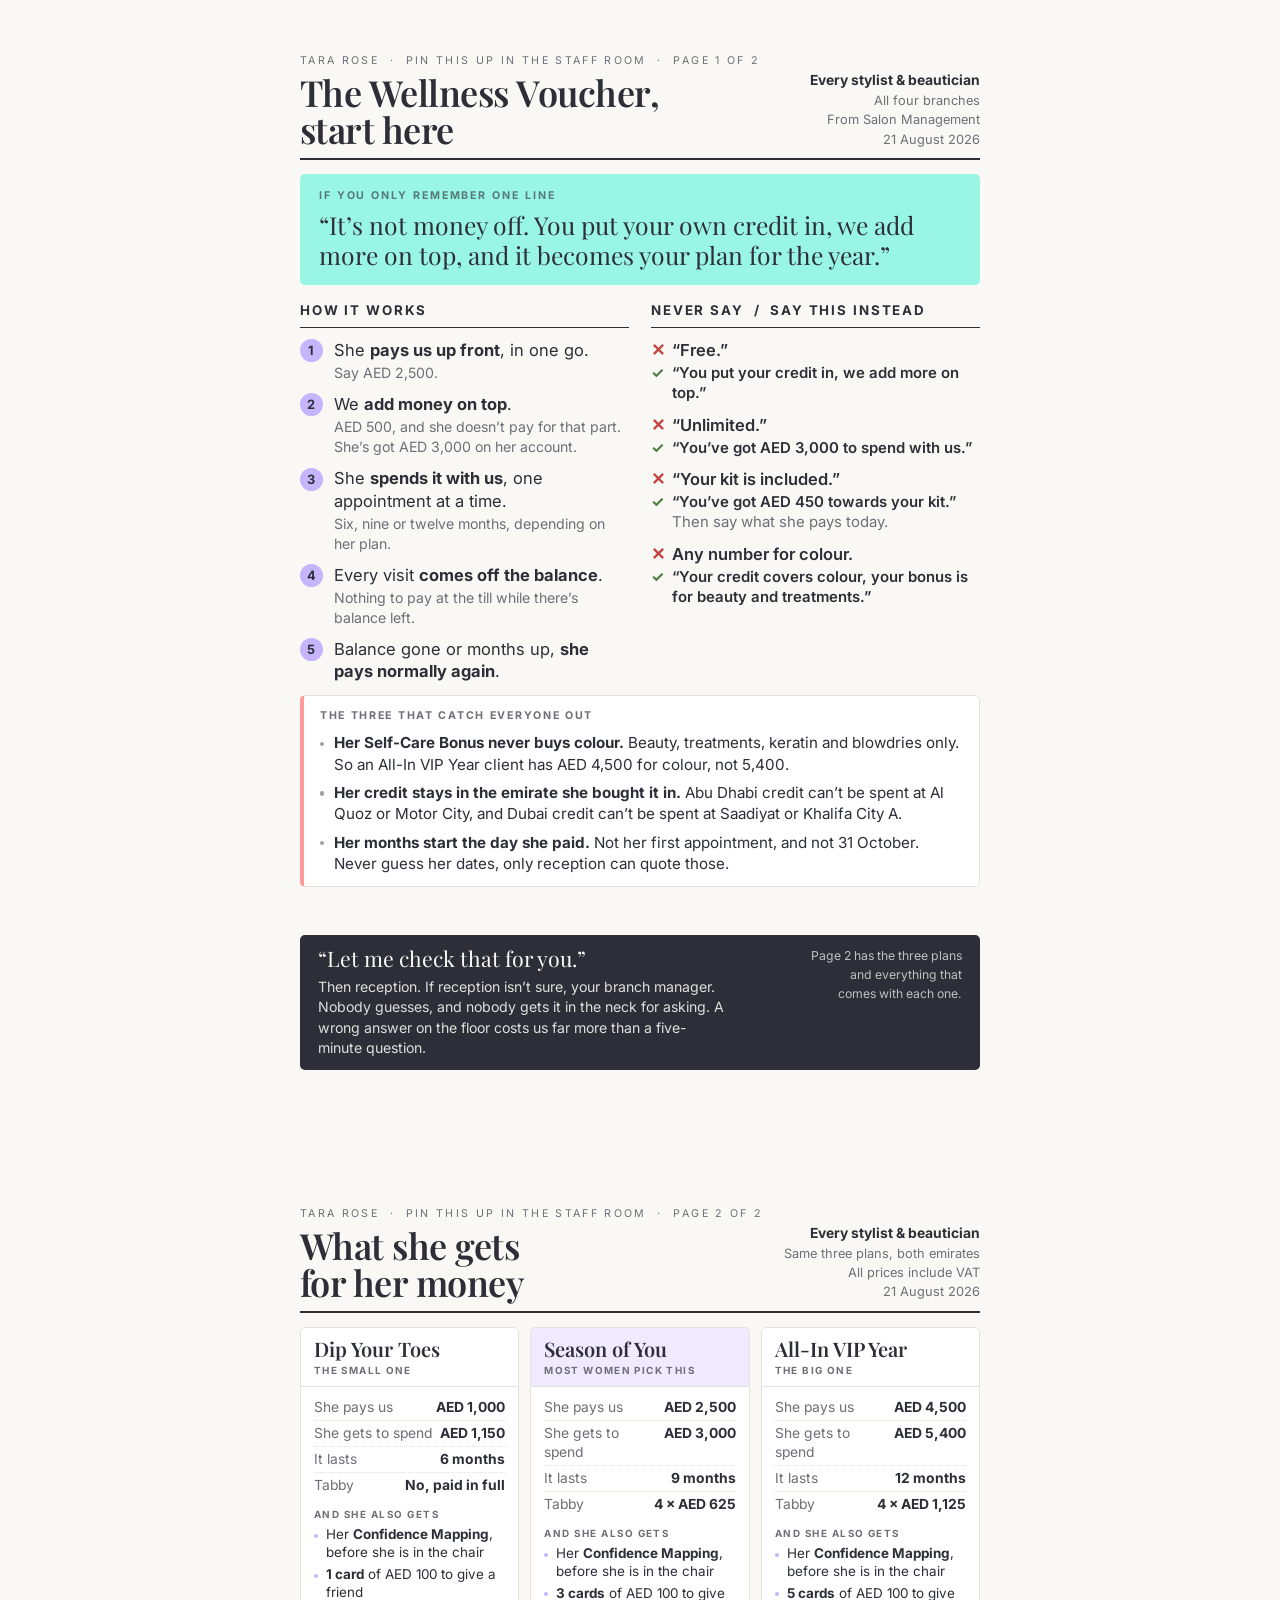
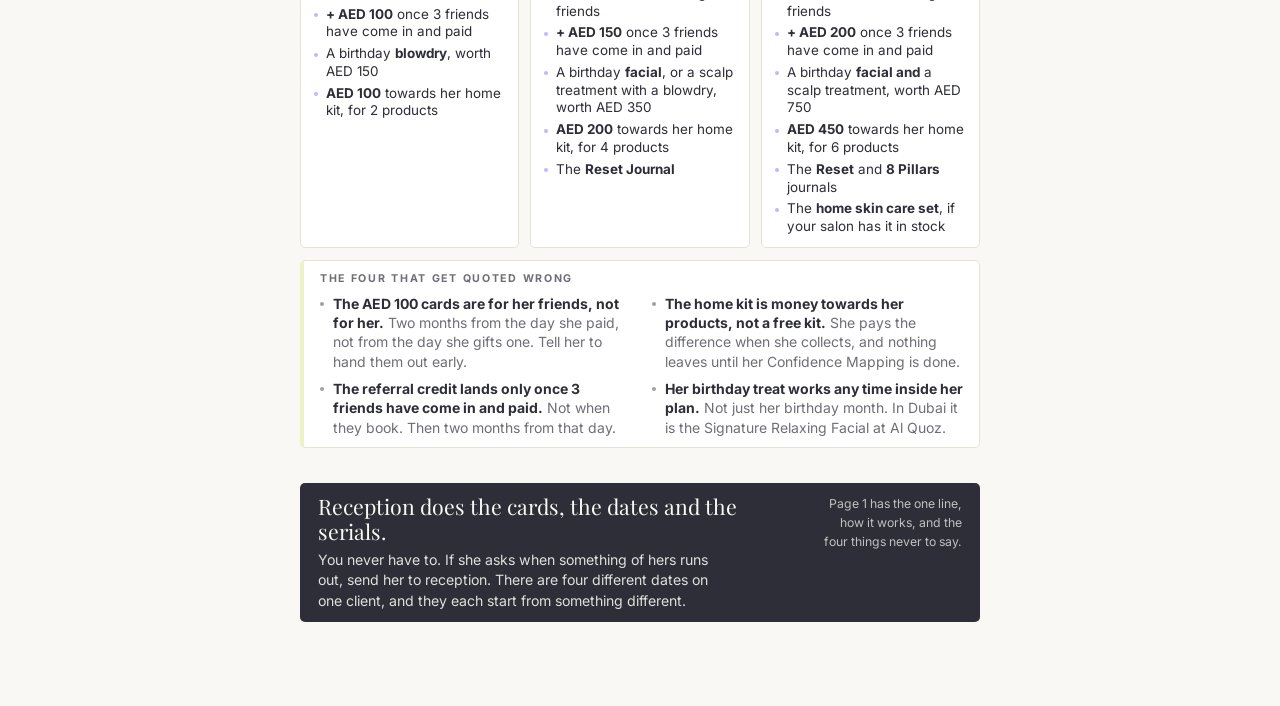
<file: cheat-sheets/wellness-voucher-staffroom-notice.html>
<!DOCTYPE html>
<html lang="en">
<head>
<meta charset="utf-8">
<title>Wellness Voucher, Staff Room Notice</title>
<link href="https://fonts.googleapis.com/css2?family=Playfair+Display:wght@500;600&family=Inter:wght@400;500;600;700&display=swap" rel="stylesheet">
<style>
  :root{
    --ink:#2D2E37; --muted:#6E6E76; --line:#E7E2D8; --paper:#FAF8F4;
    --teal:#99F6E4; --lime:#EEF3C7; --lilac:#C4B5FD; --coral:#FF9B9B;
  }
  *{box-sizing:border-box;margin:0;padding:0}
  body{font-family:'Inter',-apple-system,Segoe UI,sans-serif;color:var(--ink);background:var(--paper);
       font-size:12pt;line-height:1.5;-webkit-font-smoothing:antialiased}
  .sheet{width:210mm;height:297mm;padding:14mm 15mm;margin:0 auto 8mm;background:var(--paper);
         display:flex;flex-direction:column;overflow:hidden}
  .sheet+.sheet{page-break-before:always}

  header{border-bottom:2.5px solid var(--ink);padding-bottom:9px;margin-bottom:14px;
         display:flex;justify-content:space-between;align-items:flex-end;gap:18px}
  .brand{font-size:8pt;letter-spacing:.22em;text-transform:uppercase;color:var(--muted);margin-bottom:5px}
  h1{font-family:'Playfair Display',Georgia,serif;font-size:27pt;font-weight:600;line-height:1.04;
     letter-spacing:-.014em}
  .who{text-align:right;font-size:9.6pt;color:var(--muted);line-height:1.5;white-space:nowrap}
  .who b{color:var(--ink);font-weight:700;display:block;font-size:10.4pt}

  .northstar{background:var(--teal);padding:14px 19px;border-radius:5px;margin-bottom:16px}
  .northstar .lbl{font-size:8pt;letter-spacing:.18em;text-transform:uppercase;font-weight:700;
                  opacity:.62;margin-bottom:6px}
  .northstar p{font-family:'Playfair Display',Georgia,serif;font-size:18.5pt;line-height:1.24}

  h2{font-size:10pt;font-weight:700;letter-spacing:.14em;text-transform:uppercase;
     margin-bottom:11px;padding-bottom:6px;border-bottom:1.5px solid var(--ink);
     display:flex;align-items:center;gap:9px}

  .cols{display:grid;grid-template-columns:1fr 1fr;gap:22px;margin-bottom:13px}

  /* five steps */
  .steps{counter-reset:s;list-style:none}
  .steps li{position:relative;padding-left:34px;margin-bottom:10px;font-size:12.4pt;line-height:1.34}
  .steps li:last-child{margin-bottom:0}
  .steps li::before{counter-increment:s;content:counter(s);position:absolute;left:0;top:.02em;
                    width:23px;height:23px;border-radius:50%;background:var(--lilac);color:var(--ink);
                    font-size:9.6pt;font-weight:700;display:flex;align-items:center;justify-content:center}
  .steps li span{display:block;color:var(--muted);font-size:10.6pt;line-height:1.42;margin-top:2px}

  /* never / instead pairs */
  .pairs>div{margin-bottom:10px}
  .pairs>div:last-child{margin-bottom:0}
  .pairs .x,.pairs .t{position:relative;padding-left:21px;line-height:1.35}
  .pairs .x{font-size:12.4pt;font-weight:600}
  .pairs .x::before{content:"\2715";position:absolute;left:0;top:0;font-weight:700;color:#C1443F}
  .pairs .t{font-size:11.2pt;color:var(--muted);margin-top:2px}
  .pairs .t::before{content:"\2713";position:absolute;left:0;top:0;font-weight:700;color:#4B7A3F}
  .pairs .t b{color:var(--ink);font-weight:600}

  .catch{background:#fff;border:1px solid var(--line);border-left:4px solid var(--coral);
         border-radius:5px;padding:12px 16px;margin-bottom:12px}
  .catch .lbl{font-size:8pt;letter-spacing:.16em;text-transform:uppercase;font-weight:700;
              color:var(--muted);margin-bottom:8px}
  .catch ul{list-style:none}
  .catch li{position:relative;padding-left:14px;margin-bottom:7px;font-size:11.4pt;line-height:1.4}
  .catch li:last-child{margin-bottom:0}
  .catch li::before{content:"";position:absolute;left:0;top:.6em;width:4.5px;height:4.5px;
                    border-radius:50%;background:var(--ink);opacity:.45}
  .catch li b{font-weight:700}

  footer{margin-top:auto;background:var(--ink);color:var(--paper);border-radius:5px;
         padding:11px 18px;display:flex;justify-content:space-between;align-items:flex-start;gap:22px}
  footer .big{font-family:'Playfair Display',Georgia,serif;font-size:16pt;line-height:1.2;
              margin-bottom:5px}
  footer p{font-size:10.6pt;line-height:1.45;opacity:.88;max-width:108mm}
  footer .meta{font-size:9.2pt;text-align:right;line-height:1.55;opacity:.72;white-space:nowrap}

  /* ---------- page 2, the plans ---------- */
  .plans{display:grid;grid-template-columns:1fr 1fr 1fr;gap:11px;margin-bottom:12px}
  .card{background:#fff;border:1px solid var(--line);border-radius:5px;padding:0 0 11px;
        display:flex;flex-direction:column;overflow:hidden}
  .card .top{padding:10px 13px 9px;border-bottom:1px solid var(--line)}
  .card.pick .top{background:rgba(196,181,253,.28)}
  .card h3{font-family:'Playfair Display',Georgia,serif;font-size:15pt;font-weight:600;line-height:1.1}
  .card .badge{font-size:7.4pt;letter-spacing:.14em;text-transform:uppercase;font-weight:700;
               color:var(--muted);margin-top:3px}
  .money{padding:8px 13px 0}
  .money div{display:flex;justify-content:space-between;gap:8px;font-size:10.4pt;line-height:1.36;
             padding:3px 0;border-bottom:1px dotted var(--line)}
  .money div:last-child{border-bottom:none}
  .money span{color:var(--muted)}
  .money b{font-weight:700;white-space:nowrap;text-align:right}
  .card .lbl2{font-size:7.4pt;letter-spacing:.15em;text-transform:uppercase;font-weight:700;
              color:var(--muted);padding:9px 13px 5px}
  .card ul{list-style:none;padding:0 13px}
  .card li{position:relative;padding-left:12px;margin-bottom:4px;font-size:10.1pt;line-height:1.32}
  .card li:last-child{margin-bottom:0}
  .card li::before{content:"";position:absolute;left:0;top:.56em;width:4px;height:4px;
                   border-radius:50%;background:var(--lilac)}
  .card li b{font-weight:700}

  .plain{background:#fff;border:1px solid var(--line);border-left:4px solid var(--lime);
         border-radius:5px;padding:10px 16px}
  .plain .lbl{font-size:8pt;letter-spacing:.16em;text-transform:uppercase;font-weight:700;
              color:var(--muted);margin-bottom:7px}
  .plain .items{display:grid;grid-template-columns:1fr 1fr;gap:8px 20px}
  .plain .items>div{position:relative;padding-left:13px;font-size:10.5pt;line-height:1.38;
                    color:var(--muted)}
  .plain .items>div::before{content:"";position:absolute;left:0;top:.56em;width:4px;height:4px;
                            border-radius:50%;background:var(--ink);opacity:.45}
  .plain b{font-weight:700;color:var(--ink)}
  @page{size:A4;margin:0}
  @media print{body{background:#fff}.sheet{margin:0}}
</style>
</head>
<body>

<div class="sheet">

  <header>
    <div>
      <div class="brand">Tara Rose &nbsp;·&nbsp; pin this up in the staff room &nbsp;·&nbsp; page 1 of 2</div>
      <h1>The Wellness Voucher,<br>start here</h1>
    </div>
    <div class="who">
      <b>Every stylist &amp; beautician</b>
      All four branches<br>
      From Salon Management<br>
      21 August 2026
    </div>
  </header>

  <div class="northstar">
    <div class="lbl">If you only remember one line</div>
    <p>“It’s not money off. You put your own credit in, we add more on top, and it becomes your plan for the year.”</p>
  </div>

  <div class="cols">
    <section>
      <h2>How it works</h2>
      <ul class="steps">
        <li>She <b>pays us up front</b>, in one go.
          <span>Say AED 2,500.</span></li>
        <li>We <b>add money on top</b>.
          <span>AED 500, and she doesn’t pay for that part. She’s got AED 3,000 on her account.</span></li>
        <li>She <b>spends it with us</b>, one appointment at a time.
          <span>Six, nine or twelve months, depending on her plan.</span></li>
        <li>Every visit <b>comes off the balance</b>.
          <span>Nothing to pay at the till while there’s balance left.</span></li>
        <li>Balance gone or months up, <b>she pays normally again</b>.</li>
      </ul>
    </section>

    <section>
      <h2>Never say &nbsp;/&nbsp; say this instead</h2>
      <div class="pairs">
        <div>
          <div class="x">“Free.”</div>
          <div class="t"><b>“You put your credit in, we add more on top.”</b></div>
        </div>
        <div>
          <div class="x">“Unlimited.”</div>
          <div class="t"><b>“You’ve got AED 3,000 to spend with us.”</b></div>
        </div>
        <div>
          <div class="x">“Your kit is included.”</div>
          <div class="t"><b>“You’ve got AED 450 towards your kit.”</b> Then say what she pays today.</div>
        </div>
        <div>
          <div class="x">Any number for colour.</div>
          <div class="t"><b>“Your credit covers colour, your bonus is for beauty and treatments.”</b></div>
        </div>
      </div>
    </section>
  </div>

  <div class="catch">
    <div class="lbl">The three that catch everyone out</div>
    <ul>
      <li><b>Her Self-Care Bonus never buys colour.</b> Beauty, treatments, keratin and blowdries only. So an All-In VIP Year client has AED 4,500 for colour, not 5,400.</li>
      <li><b>Her credit stays in the emirate she bought it in.</b> Abu Dhabi credit can’t be spent at Al Quoz or Motor City, and Dubai credit can’t be spent at Saadiyat or Khalifa City A.</li>
      <li><b>Her months start the day she paid.</b> Not her first appointment, and not 31 October. Never guess her dates, only reception can quote those.</li>
    </ul>
  </div>

  <footer>
    <div>
      <div class="big">“Let me check that for you.”</div>
      <p>Then reception. If reception isn’t sure, your branch manager. Nobody guesses, and nobody gets it in the neck for asking. A wrong answer on the floor costs us far more than a five-minute question.</p>
    </div>
    <div class="meta">
      Page 2 has the three plans<br>
      and everything that<br>
      comes with each one.
    </div>
  </footer>

</div>

<!-- ============== PAGE 2, THE PLANS ============== -->
<div class="sheet">

  <header>
    <div>
      <div class="brand">Tara Rose &nbsp;·&nbsp; pin this up in the staff room &nbsp;·&nbsp; page 2 of 2</div>
      <h1>What she gets<br>for her money</h1>
    </div>
    <div class="who">
      <b>Every stylist &amp; beautician</b>
      Same three plans, both emirates<br>
      All prices include VAT<br>
      21 August 2026
    </div>
  </header>

  <div class="plans">

    <div class="card">
      <div class="top">
        <h3>Dip Your Toes</h3>
        <div class="badge">the small one</div>
      </div>
      <div class="money">
        <div><span>She pays us</span><b>AED 1,000</b></div>
        <div><span>She gets to spend</span><b>AED 1,150</b></div>
        <div><span>It lasts</span><b>6 months</b></div>
        <div><span>Tabby</span><b>No, paid in full</b></div>
      </div>
      <div class="lbl2">And she also gets</div>
      <ul>
        <li>Her <b>Confidence Mapping</b>, before she is in the chair</li>
        <li><b>1 card</b> of AED 100 to give a friend</li>
        <li><b>+ AED 100</b> once 3 friends have come in and paid</li>
        <li>A birthday <b>blowdry</b>, worth AED 150</li>
        <li><b>AED 100</b> towards her home kit, for 2 products</li>
      </ul>
    </div>

    <div class="card pick">
      <div class="top">
        <h3>Season of You</h3>
        <div class="badge">most women pick this</div>
      </div>
      <div class="money">
        <div><span>She pays us</span><b>AED 2,500</b></div>
        <div><span>She gets to spend</span><b>AED 3,000</b></div>
        <div><span>It lasts</span><b>9 months</b></div>
        <div><span>Tabby</span><b>4 × AED 625</b></div>
      </div>
      <div class="lbl2">And she also gets</div>
      <ul>
        <li>Her <b>Confidence Mapping</b>, before she is in the chair</li>
        <li><b>3 cards</b> of AED 100 to give friends</li>
        <li><b>+ AED 150</b> once 3 friends have come in and paid</li>
        <li>A birthday <b>facial</b>, or a scalp treatment with a blowdry, worth AED 350</li>
        <li><b>AED 200</b> towards her home kit, for 4 products</li>
        <li>The <b>Reset Journal</b></li>
      </ul>
    </div>

    <div class="card">
      <div class="top">
        <h3>All-In VIP Year</h3>
        <div class="badge">the big one</div>
      </div>
      <div class="money">
        <div><span>She pays us</span><b>AED 4,500</b></div>
        <div><span>She gets to spend</span><b>AED 5,400</b></div>
        <div><span>It lasts</span><b>12 months</b></div>
        <div><span>Tabby</span><b>4 × AED 1,125</b></div>
      </div>
      <div class="lbl2">And she also gets</div>
      <ul>
        <li>Her <b>Confidence Mapping</b>, before she is in the chair</li>
        <li><b>5 cards</b> of AED 100 to give friends</li>
        <li><b>+ AED 200</b> once 3 friends have come in and paid</li>
        <li>A birthday <b>facial and</b> a scalp treatment, worth AED 750</li>
        <li><b>AED 450</b> towards her home kit, for 6 products</li>
        <li>The <b>Reset</b> and <b>8 Pillars</b> journals</li>
        <li>The <b>home skin care set</b>, if your salon has it in stock</li>
      </ul>
    </div>

  </div>

  <div class="plain">
    <div class="lbl">The four that get quoted wrong</div>
    <div class="items">
      <div><b>The AED 100 cards are for her friends, not for her.</b> Two months from the day she paid, not from the day she gifts one. Tell her to hand them out early.</div>
      <div><b>The home kit is money towards her products, not a free kit.</b> She pays the difference when she collects, and nothing leaves until her Confidence Mapping is done.</div>
      <div><b>The referral credit lands only once 3 friends have come in and paid.</b> Not when they book. Then two months from that day.</div>
      <div><b>Her birthday treat works any time inside her plan.</b> Not just her birthday month. In Dubai it is the Signature Relaxing Facial at Al Quoz.</div>
    </div>
  </div>

  <footer>
    <div>
      <div class="big">Reception does the cards, the dates and the serials.</div>
      <p>You never have to. If she asks when something of hers runs out, send her to reception. There are four different dates on one client, and they each start from something different.</p>
    </div>
    <div class="meta">
      Page 1 has the one line,<br>
      how it works, and the<br>
      four things never to say.
    </div>
  </footer>

</div>

</body>
</html>
</file>
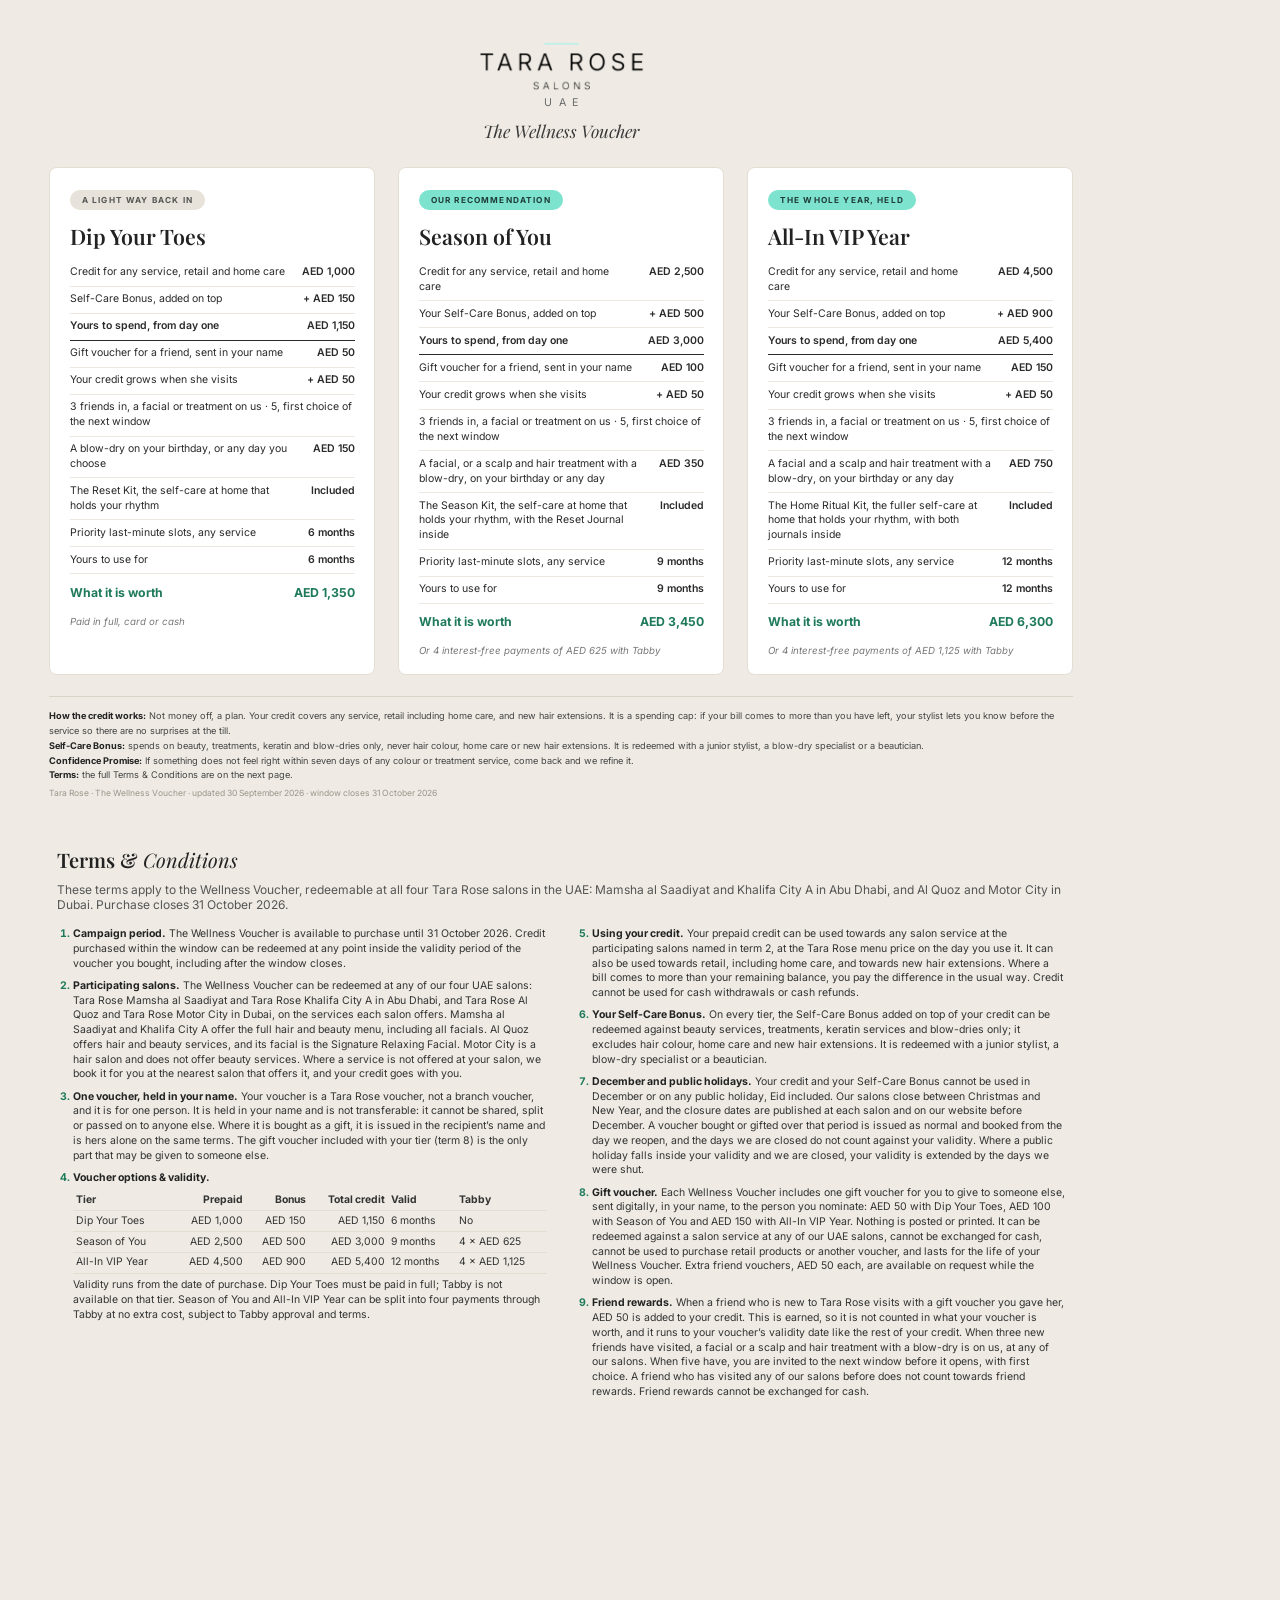
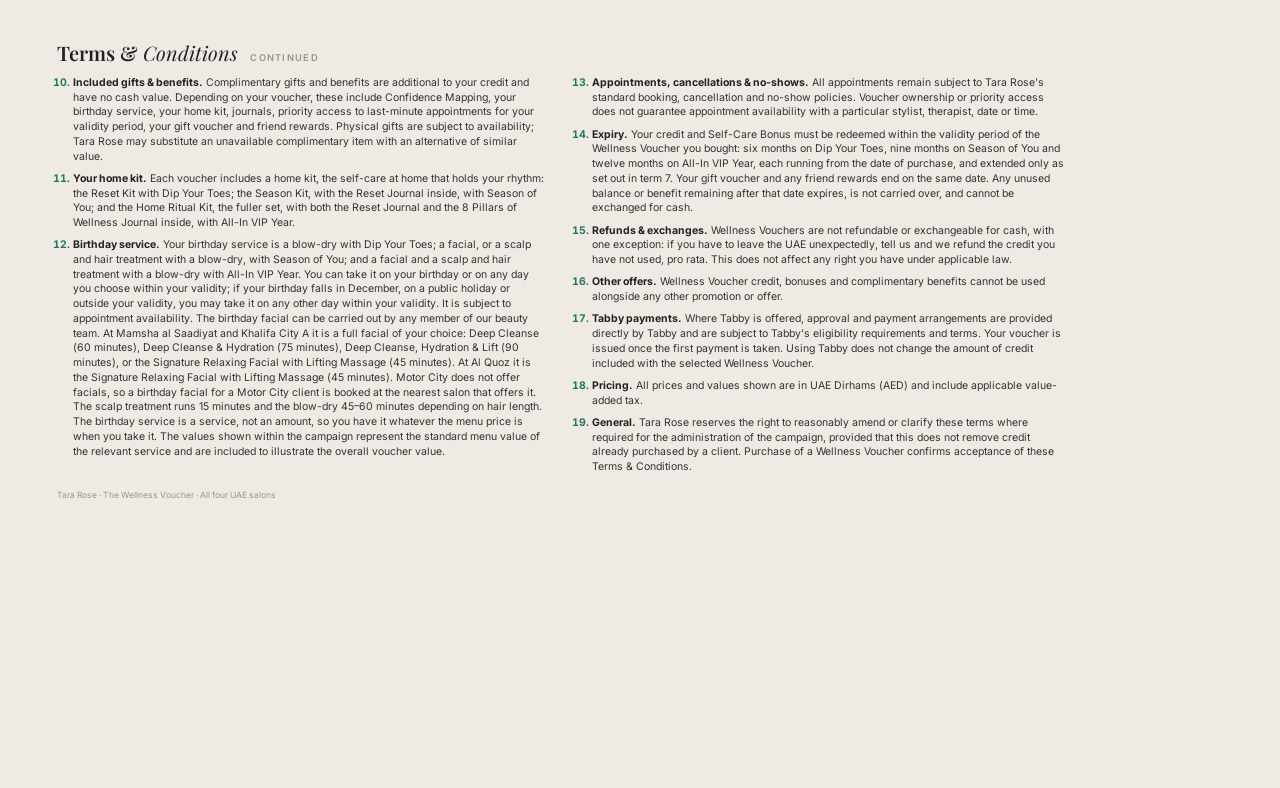
<file: voucher-issue/pricing-source/wellness-voucher-pricing.html>
<!doctype html>
<html lang="en-GB">
<head>
<meta charset="utf-8">
<title>The Wellness Voucher</title>
<!-- Source for ../wellness-voucher-pricing.pdf (the till's pricing sheet).
     Print: chrome --headless --no-pdf-header-footer --print-to-pdf=../wellness-voucher-pricing.pdf wellness-voucher-pricing.html
     Rebuilt 30 Sep 2026: the original PDF was a one-off print of Tara's page with no source kept. -->
<link href="https://fonts.googleapis.com/css2?family=Inter:wght@400;500;600;700&family=Playfair+Display:ital,wght@0,500;0,600;1,400&display=block" rel="stylesheet">
<style>
@page{ size:A4 landscape; margin:0 }
*{ box-sizing:border-box; margin:0; padding:0 }
html,body{ width:297mm; height:210mm }
body{ background:#EFEBE4; font-family:Inter,sans-serif; color:#2A2A2A; padding:10.5mm 13mm 0; -webkit-print-color-adjust:exact; print-color-adjust:exact }
.head{ text-align:center }
.head img{ width:44mm; display:block; margin:0 auto }
.head .uae{ font-size:8pt; letter-spacing:.6em; color:#6b6b6b; margin:1.2mm 0 0 .6em }
.head h1{ font-family:'Playfair Display',serif; font-style:italic; font-weight:400; font-size:13pt; color:#3a3a3a; margin-top:2.6mm }
.cards{ display:grid; grid-template-columns:repeat(3,1fr); gap:6mm; margin-top:6.5mm }
.card{ background:#fff; border:1px solid #e3ddd2; border-radius:2mm; padding:5mm 5.2mm 4.6mm }
.pill{ display:inline-block; font-size:6.2pt; font-weight:700; letter-spacing:.14em; text-transform:uppercase; padding:1.3mm 3.2mm; border-radius:99px; background:#E7E2DA; color:#555 }
.pill.teal{ background:#7DE3CF; color:#1f3d38 }
h2{ font-family:'Playfair Display',serif; font-weight:600; font-size:16pt; margin:3.4mm 0 2.4mm; color:#222 }
ul{ list-style:none }
li{ display:flex; justify-content:space-between; gap:4mm; font-size:7.9pt; line-height:1.4; padding:1.5mm 0; border-bottom:1px solid #ece8e1 }
li span{ flex:1 } li b{ font-weight:600; white-space:nowrap }
li.total{ font-weight:600; border-bottom:1.3px solid #2A2A2A }
li.worth{ border-bottom:0; color:#1f7a5c; font-weight:700; font-size:9.2pt; padding-top:2.6mm }
li.worth b{ font-weight:700 }
.pay{ font-size:7.3pt; font-style:italic; color:#777; margin-top:2.4mm }
.notes{ border-top:1px solid #d9d3c8; margin-top:5.5mm; padding-top:3.4mm; font-size:6.9pt; line-height:1.6; color:#444 }
.notes b{ color:#222 }
.src{ font-size:6.4pt; color:#9a948a; margin-top:1mm }
.tcpage{ break-before:page; height:210mm; margin:0 -13mm; padding:12mm 15mm 0; overflow:hidden }
.tcpage .cont{ font-family:Inter,sans-serif; font-size:7pt; letter-spacing:.14em; text-transform:uppercase; color:#9a948a; margin-left:2mm }
.tcpage h3{ margin-bottom:2.5mm; font-family:'Playfair Display',serif; font-weight:600; font-size:15pt; color:#222 }
.tcpage h3 em{ font-style:italic; font-weight:400 }
.tcpage .lede{ font-size:9pt; color:#555; margin:1.2mm 0 4mm }
.tcpage ol.terms{ columns:2; column-gap:12mm; font-size:9pt; line-height:1.55; color:#333; padding-left:4.2mm }
.tcpage ol.terms li{ display:list-item; border:0; padding:0 0 2mm; break-inside:avoid-column }
.tcpage ol.terms li::marker{ font-weight:700; color:#1f7a5c }
.tcpage .th{ color:#222 }
.tcpage table{ width:100%; border-collapse:collapse; margin:1.2mm 0; font-size:7.8pt; break-inside:avoid }
.tcpage th,.tcpage td{ text-align:left; padding:.7mm .8mm; border-bottom:1px solid #e3ddd2 }
.tcpage th{ font-weight:700 } .tcpage .num{ text-align:right; white-space:nowrap }
.tcpage ol.terms{ orphans:3; widows:3 }
.tcpage .foot{ font-size:6.4pt; color:#9a948a; margin-top:2mm }
</style>
</head>
<body>
<div class="head">
  <img src="tara-rose-dark-logo.png" alt="Tara Rose Salon">
  <div class="uae">UAE</div>
  <h1>The Wellness Voucher</h1>
</div>

<div class="cards">
  <div class="card">
    <span class="pill">A light way back in</span>
    <h2>Dip Your Toes</h2>
    <ul>
      <li><span>Credit for any service, retail and home care</span><b>AED 1,000</b></li>
      <li><span>Self-Care Bonus, added on top</span><b>+ AED 150</b></li>
      <li class="total"><span>Yours to spend, from day one</span><b>AED 1,150</b></li>
      <li><span>Gift voucher for a friend, sent in your name</span><b>AED 50</b></li>
      <li><span>Your credit grows when she visits</span><b>+ AED 50</b></li>
      <li><span>3 friends in, a facial or treatment on us · 5, first choice of the next window</span></li>
      <li><span>A blow-dry on your birthday, or any day you choose</span><b>AED 150</b></li>
      <li><span>The Reset Kit, the self-care at home that holds your rhythm</span><b>Included</b></li>
      <li><span>Priority last-minute slots, any service</span><b>6 months</b></li>
      <li><span>Yours to use for</span><b>6 months</b></li>
      <li class="worth"><span>What it is worth</span><b>AED 1,350</b></li>
    </ul>
    <p class="pay">Paid in full, card or cash</p>
  </div>

  <div class="card">
    <span class="pill teal">Our recommendation</span>
    <h2>Season of You</h2>
    <ul>
      <li><span>Credit for any service, retail and home care</span><b>AED 2,500</b></li>
      <li><span>Your Self-Care Bonus, added on top</span><b>+ AED 500</b></li>
      <li class="total"><span>Yours to spend, from day one</span><b>AED 3,000</b></li>
      <li><span>Gift voucher for a friend, sent in your name</span><b>AED 100</b></li>
      <li><span>Your credit grows when she visits</span><b>+ AED 50</b></li>
      <li><span>3 friends in, a facial or treatment on us · 5, first choice of the next window</span></li>
      <li><span>A facial, or a scalp and hair treatment with a blow-dry, on your birthday or any day</span><b>AED 350</b></li>
      <li><span>The Season Kit, the self-care at home that holds your rhythm, with the Reset Journal inside</span><b>Included</b></li>
      <li><span>Priority last-minute slots, any service</span><b>9 months</b></li>
      <li><span>Yours to use for</span><b>9 months</b></li>
      <li class="worth"><span>What it is worth</span><b>AED 3,450</b></li>
    </ul>
    <p class="pay">Or 4 interest-free payments of AED 625 with Tabby</p>
  </div>

  <div class="card">
    <span class="pill teal">The whole year, held</span>
    <h2>All-In VIP Year</h2>
    <ul>
      <li><span>Credit for any service, retail and home care</span><b>AED 4,500</b></li>
      <li><span>Your Self-Care Bonus, added on top</span><b>+ AED 900</b></li>
      <li class="total"><span>Yours to spend, from day one</span><b>AED 5,400</b></li>
      <li><span>Gift voucher for a friend, sent in your name</span><b>AED 150</b></li>
      <li><span>Your credit grows when she visits</span><b>+ AED 50</b></li>
      <li><span>3 friends in, a facial or treatment on us · 5, first choice of the next window</span></li>
      <li><span>A facial and a scalp and hair treatment with a blow-dry, on your birthday or any day</span><b>AED 750</b></li>
      <li><span>The Home Ritual Kit, the fuller self-care at home that holds your rhythm, with both journals inside</span><b>Included</b></li>
      <li><span>Priority last-minute slots, any service</span><b>12 months</b></li>
      <li><span>Yours to use for</span><b>12 months</b></li>
      <li class="worth"><span>What it is worth</span><b>AED 6,300</b></li>
    </ul>
    <p class="pay">Or 4 interest-free payments of AED 1,125 with Tabby</p>
  </div>
</div>

<div class="notes">
  <p><b>How the credit works:</b> Not money off, a plan. Your credit covers any service, retail including home care, and new hair extensions. It is a spending cap: if your bill comes to more than you have left, your stylist lets you know before the service so there are no surprises at the till.</p>
  <p><b>Self-Care Bonus:</b> spends on beauty, treatments, keratin and blow-dries only, never hair colour, home care or new hair extensions. It is redeemed with a junior stylist, a blow-dry specialist or a beautician.</p>
  <p><b>Confidence Promise:</b> If something does not feel right within seven days of any colour or treatment service, come back and we refine it.</p>
  <p><b>Terms:</b> the full Terms &amp; Conditions are on the next page.</p>
  <p class="src">Tara Rose · The Wellness Voucher · updated 30 September 2026 · window closes 31 October 2026</p>
</div>

<div class="tcpage">
  <h3>Terms &amp; <em>Conditions</em></h3>
  <p class="lede">These terms apply to the Wellness Voucher, redeemable at all four Tara Rose salons in the UAE: Mamsha al Saadiyat and Khalifa City A in Abu Dhabi, and Al Quoz and Motor City in Dubai. Purchase closes 31 October 2026.</p>
  <ol class="terms"><li>
<strong class="th">Campaign period.</strong>
The Wellness Voucher is available to purchase until 31 October 2026. Credit purchased within the window can be redeemed at any point inside the validity period of the voucher you bought, including after the window closes.</li><li>
<strong class="th">Participating salons.</strong>
The Wellness Voucher can be redeemed at any of our four UAE salons: Tara Rose Mamsha al Saadiyat and Tara Rose Khalifa City A in Abu Dhabi, and Tara Rose Al Quoz and Tara Rose Motor City in Dubai, on the services each salon offers. Mamsha al Saadiyat and Khalifa City A offer the full hair and beauty menu, including all facials. Al Quoz offers hair and beauty services, and its facial is the Signature Relaxing Facial. Motor City is a hair salon and does not offer beauty services. Where a service is not offered at your salon, we book it for you at the nearest salon that offers it, and your credit goes with you.</li><li>
<strong class="th">One voucher, held in your name.</strong>
Your voucher is a Tara Rose voucher, not a branch voucher, and it is for one person. It is held in your name and is not transferable: it cannot be shared, split or passed on to anyone else. Where it is bought as a gift, it is issued in the recipient&rsquo;s name and is hers alone on the same terms. The gift voucher included with your tier (term 8) is the only part that may be given to someone else.</li><li>
<strong class="th">Voucher options &amp; validity.</strong><table><thead><tr><th>Tier</th><th class="num">Prepaid</th><th class="num">Bonus</th><th class="num">Total credit</th><th>Valid</th><th>Tabby</th></tr></thead><tbody><tr><td>Dip Your Toes</td><td class="num">AED 1,000</td><td class="num">AED 150</td><td class="num tot">AED 1,150</td><td>6 months</td><td>No</td></tr><tr><td>Season of You</td><td class="num">AED 2,500</td><td class="num">AED 500</td><td class="num tot">AED 3,000</td><td>9 months</td><td>4 &times; AED 625</td></tr><tr><td>All-In VIP Year</td><td class="num">AED 4,500</td><td class="num">AED 900</td><td class="num tot">AED 5,400</td><td>12 months</td><td>4 &times; AED 1,125</td></tr></tbody></table>
Validity runs from the date of purchase. Dip Your Toes must be paid in full; Tabby is not available on that tier. Season of You and All-In VIP Year can be split into four payments through Tabby at no extra cost, subject to Tabby approval and terms.</li><li>
<strong class="th">Using your credit.</strong>
Your prepaid credit can be used towards any salon service at the participating salons named in term 2, at the Tara Rose menu price on the day you use it. It can also be used towards retail, including home care, and towards new hair extensions. Where a bill comes to more than your remaining balance, you pay the difference in the usual way. Credit cannot be used for cash withdrawals or cash refunds.</li><li>
<strong class="th">Your Self-Care Bonus.</strong>
On every tier, the Self-Care Bonus added on top of your credit can be redeemed against beauty services, treatments, keratin services and blow-dries only; it excludes hair colour, home care and new hair extensions. It is redeemed with a junior stylist, a blow-dry specialist or a beautician.</li><li>
<strong class="th">December and public holidays.</strong>
Your credit and your Self-Care Bonus cannot be used in December or on any public holiday, Eid included. Our salons close between Christmas and New Year, and the closure dates are published at each salon and on our website before December. A voucher bought or gifted over that period is issued as normal and booked from the day we reopen, and the days we are closed do not count against your validity. Where a public holiday falls inside your validity and we are closed, your validity is extended by the days we were shut.</li><li>
<strong class="th">Gift voucher.</strong>
Each Wellness Voucher includes one gift voucher for you to give to someone else, sent digitally, in your name, to the person you nominate: AED 50 with Dip Your Toes, AED 100 with Season of You and AED 150 with All-In VIP Year. Nothing is posted or printed. It can be redeemed against a salon service at any of our UAE salons, cannot be exchanged for cash, cannot be used to purchase retail products or another voucher, and lasts for the life of your Wellness Voucher. Extra friend vouchers, AED 50 each, are available on request while the window is open.</li><li>
<strong class="th">Friend rewards.</strong>
When a friend who is new to Tara Rose visits with a gift voucher you gave her, AED 50 is added to your credit. This is earned, so it is not counted in what your voucher is worth, and it runs to your voucher&rsquo;s validity date like the rest of your credit. When three new friends have visited, a facial or a scalp and hair treatment with a blow-dry is on us, at any of our salons. When five have, you are invited to the next window before it opens, with first choice. A friend who has visited any of our salons before does not count towards friend rewards. Friend rewards cannot be exchanged for cash.</li></ol>
</div>
<div class="tcpage">
  <h3>Terms &amp; <em>Conditions</em> <span class="cont">continued</span></h3>
  <ol class="terms" start="10"><li>
<strong class="th">Included gifts &amp; benefits.</strong>
Complimentary gifts and benefits are additional to your credit and have no cash value. Depending on your voucher, these include Confidence Mapping, your birthday service, your home kit, journals, priority access to last-minute appointments for your validity period, your gift voucher and friend rewards. Physical gifts are subject to availability; Tara Rose may substitute an unavailable complimentary item with an alternative of similar value.</li><li>
<strong class="th">Your home kit.</strong>
Each voucher includes a home kit, the self-care at home that holds your rhythm: the Reset Kit with Dip Your Toes; the Season Kit, with the Reset Journal inside, with Season of You; and the Home Ritual Kit, the fuller set, with both the Reset Journal and the 8 Pillars of Wellness Journal inside, with All-In VIP Year.</li><li>
<strong class="th">Birthday service.</strong>
Your birthday service is a blow-dry with Dip Your Toes; a facial, or a scalp and hair treatment with a blow-dry, with Season of You; and a facial and a scalp and hair treatment with a blow-dry with All-In VIP Year. You can take it on your birthday or on any day you choose within your validity; if your birthday falls in December, on a public holiday or outside your validity, you may take it on any other day within your validity. It is subject to appointment availability. The birthday facial can be carried out by any member of our beauty team. At Mamsha al Saadiyat and Khalifa City A it is a full facial of your choice: Deep Cleanse (60 minutes), Deep Cleanse &amp; Hydration (75 minutes), Deep Cleanse, Hydration &amp; Lift (90 minutes), or the Signature Relaxing Facial with Lifting Massage (45 minutes). At Al Quoz it is the Signature Relaxing Facial with Lifting Massage (45 minutes). Motor City does not offer facials, so a birthday facial for a Motor City client is booked at the nearest salon that offers it. The scalp treatment runs 15 minutes and the blow-dry 45&ndash;60 minutes depending on hair length. The birthday service is a service, not an amount, so you have it whatever the menu price is when you take it. The values shown within the campaign represent the standard menu value of the relevant service and are included to illustrate the overall voucher value.</li><li>
<strong class="th">Appointments, cancellations &amp; no-shows.</strong>
All appointments remain subject to Tara Rose's standard booking, cancellation and no-show policies. Voucher ownership or priority access does not guarantee appointment availability with a particular stylist, therapist, date or time.</li><li>
<strong class="th">Expiry.</strong>
Your credit and Self-Care Bonus must be redeemed within the validity period of the Wellness Voucher you bought: six months on Dip Your Toes, nine months on Season of You and twelve months on All-In VIP Year, each running from the date of purchase, and extended only as set out in term 7. Your gift voucher and any friend rewards end on the same date. Any unused balance or benefit remaining after that date expires, is not carried over, and cannot be exchanged for cash.</li><li>
<strong class="th">Refunds &amp; exchanges.</strong>
Wellness Vouchers are not refundable or exchangeable for cash, with one exception: if you have to leave the UAE unexpectedly, tell us and we refund the credit you have not used, pro rata. This does not affect any right you have under applicable law.</li><li>
<strong class="th">Other offers.</strong>
Wellness Voucher credit, bonuses and complimentary benefits cannot be used alongside any other promotion or offer.</li><li>
<strong class="th">Tabby payments.</strong>
Where Tabby is offered, approval and payment arrangements are provided directly by Tabby and are subject to Tabby's eligibility requirements and terms. Your voucher is issued once the first payment is taken. Using Tabby does not change the amount of credit included with the selected Wellness Voucher.</li><li>
<strong class="th">Pricing.</strong>
All prices and values shown are in UAE Dirhams (AED) and include applicable value-added tax.</li><li>
<strong class="th">General.</strong>
Tara Rose reserves the right to reasonably amend or clarify these terms where required for the administration of the campaign, provided that this does not remove credit already purchased by a client. Purchase of a Wellness Voucher confirms acceptance of these Terms &amp; Conditions.</li></ol>
  <p class="foot">Tara Rose · The Wellness Voucher · All four UAE salons</p>
</div>
</body>
</html>
</file>
